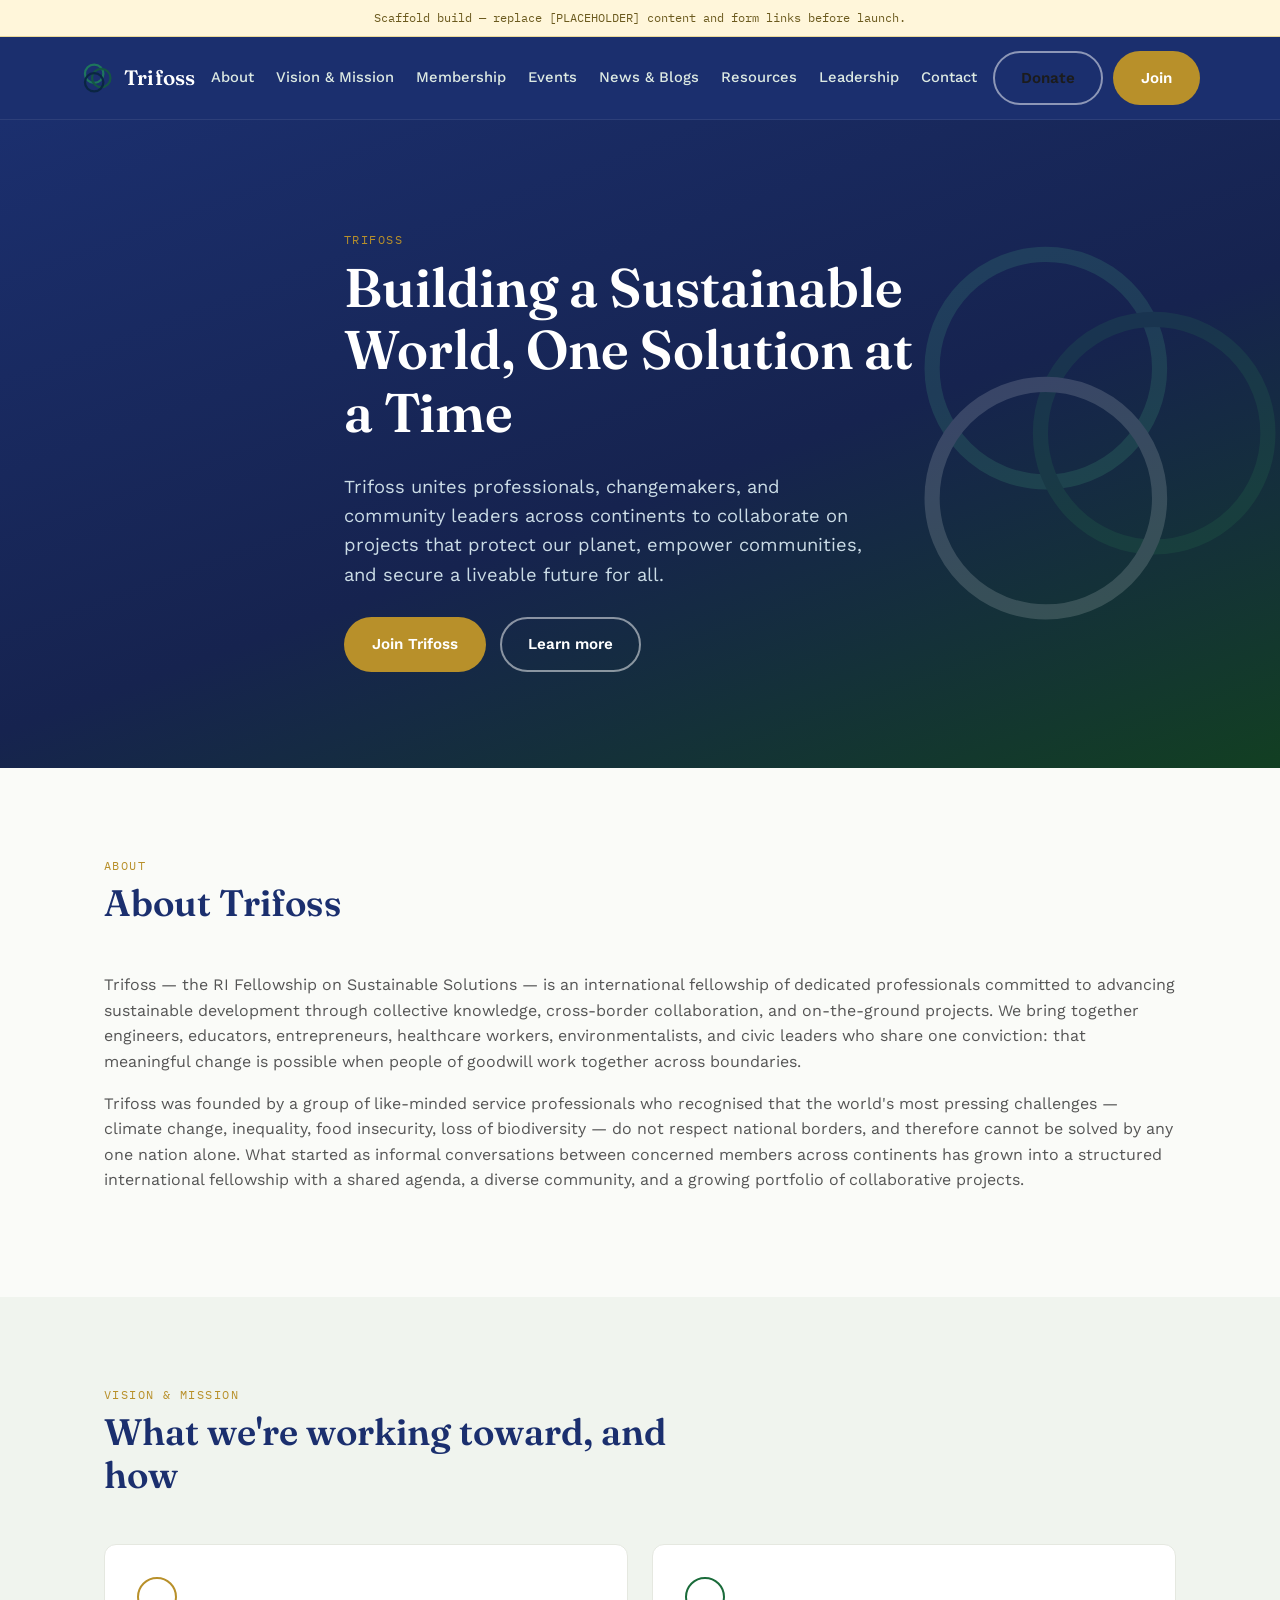
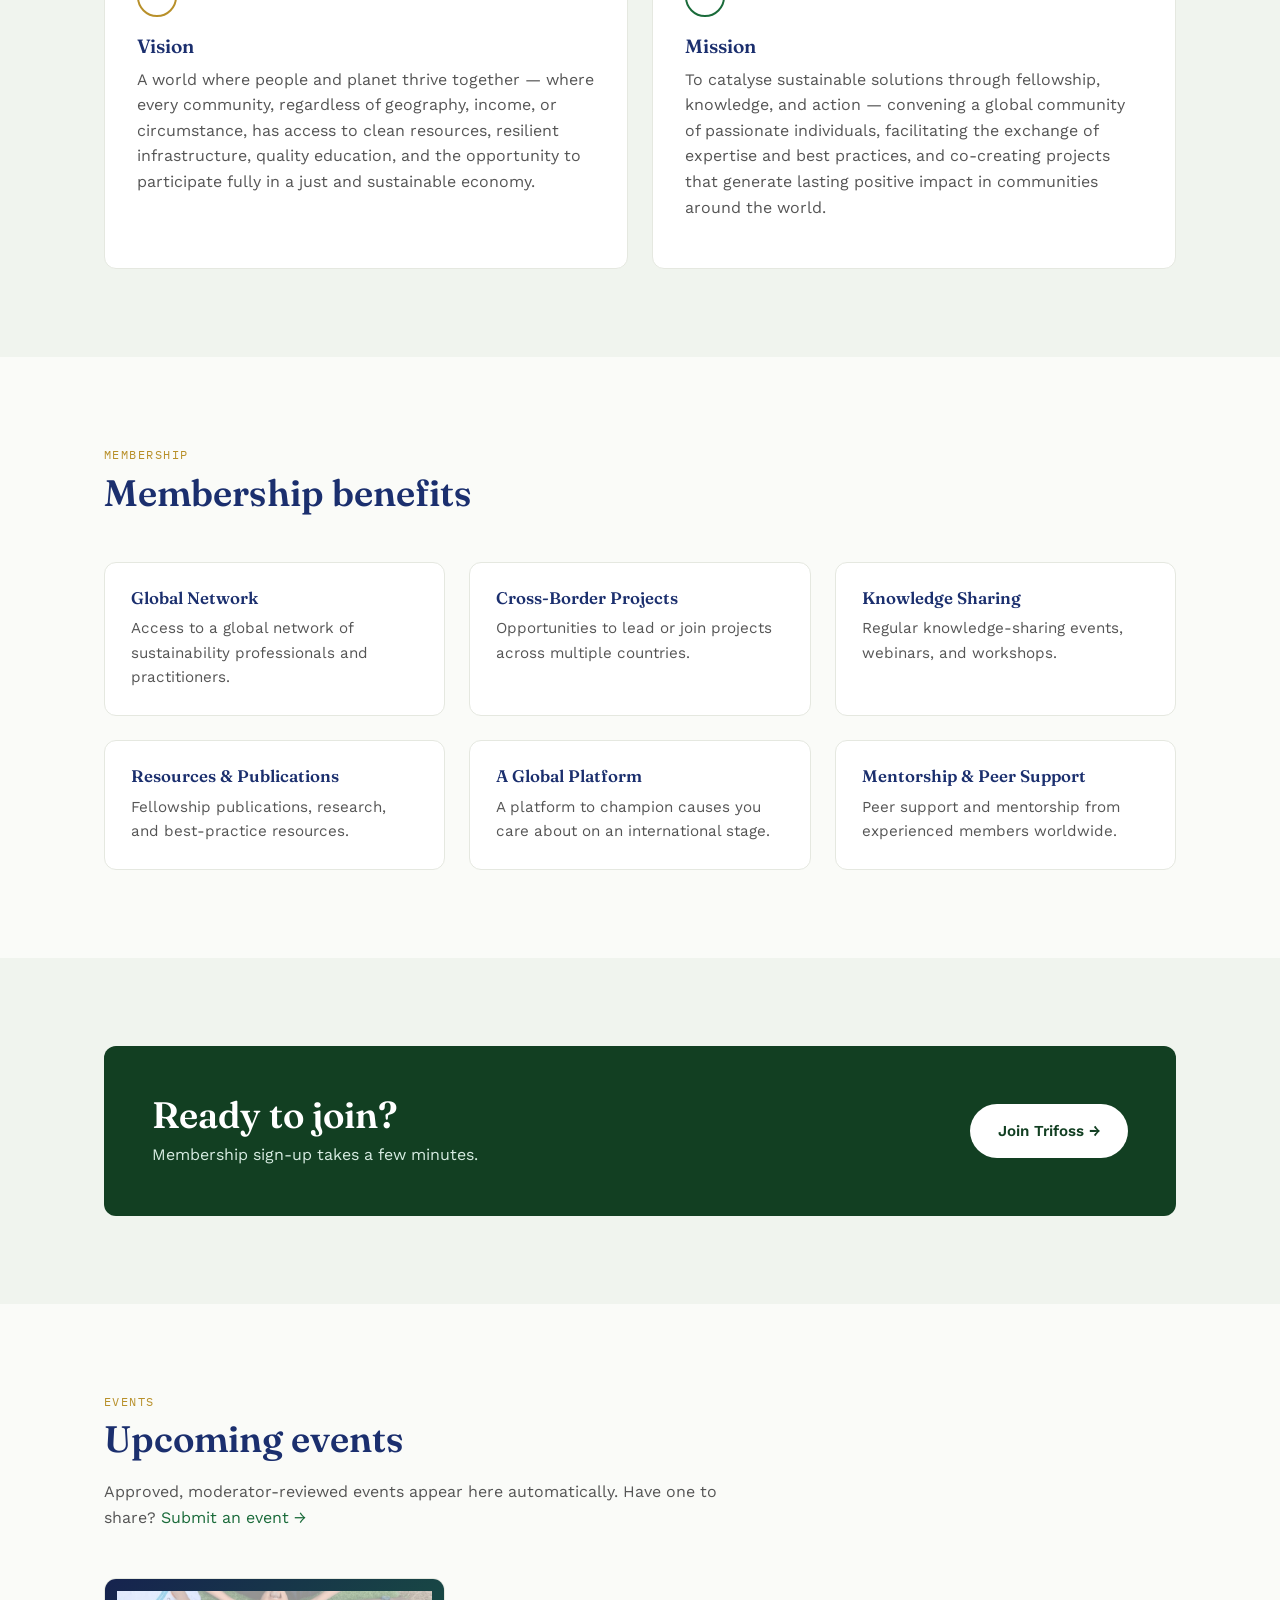
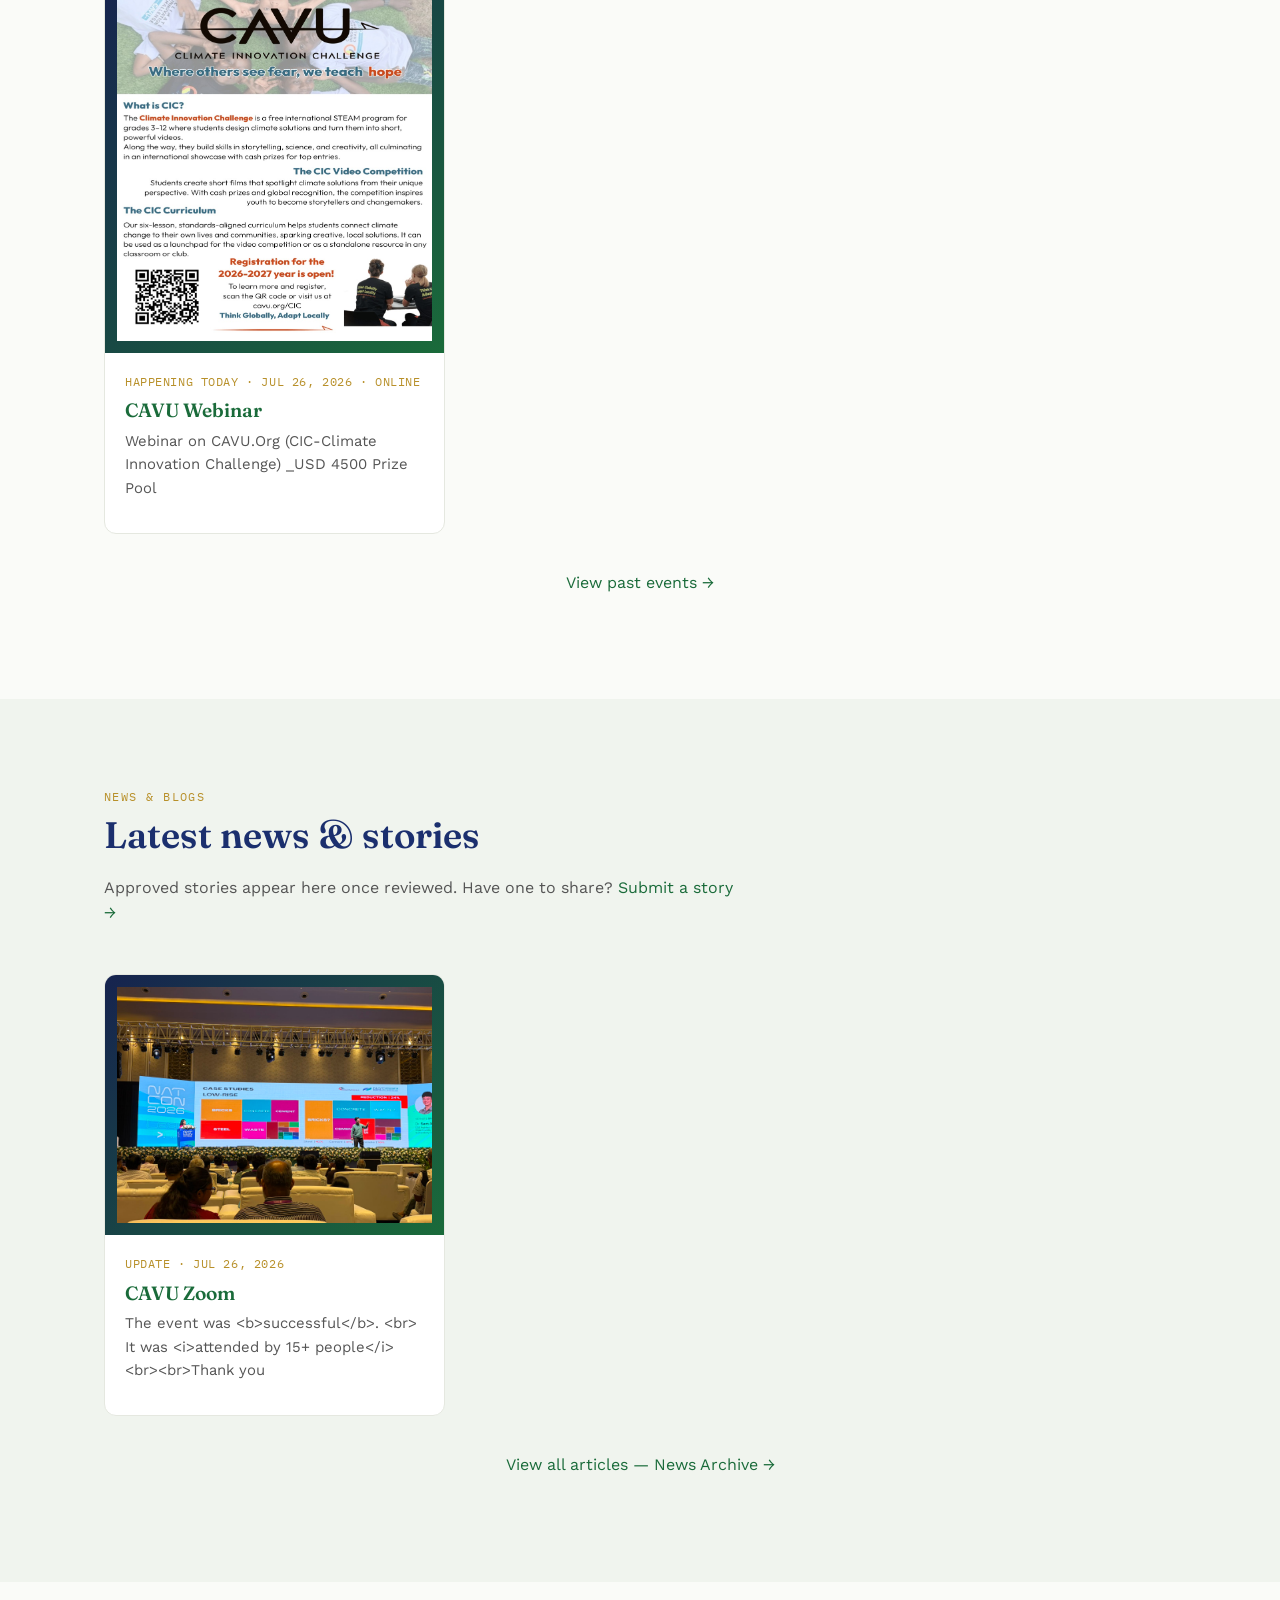
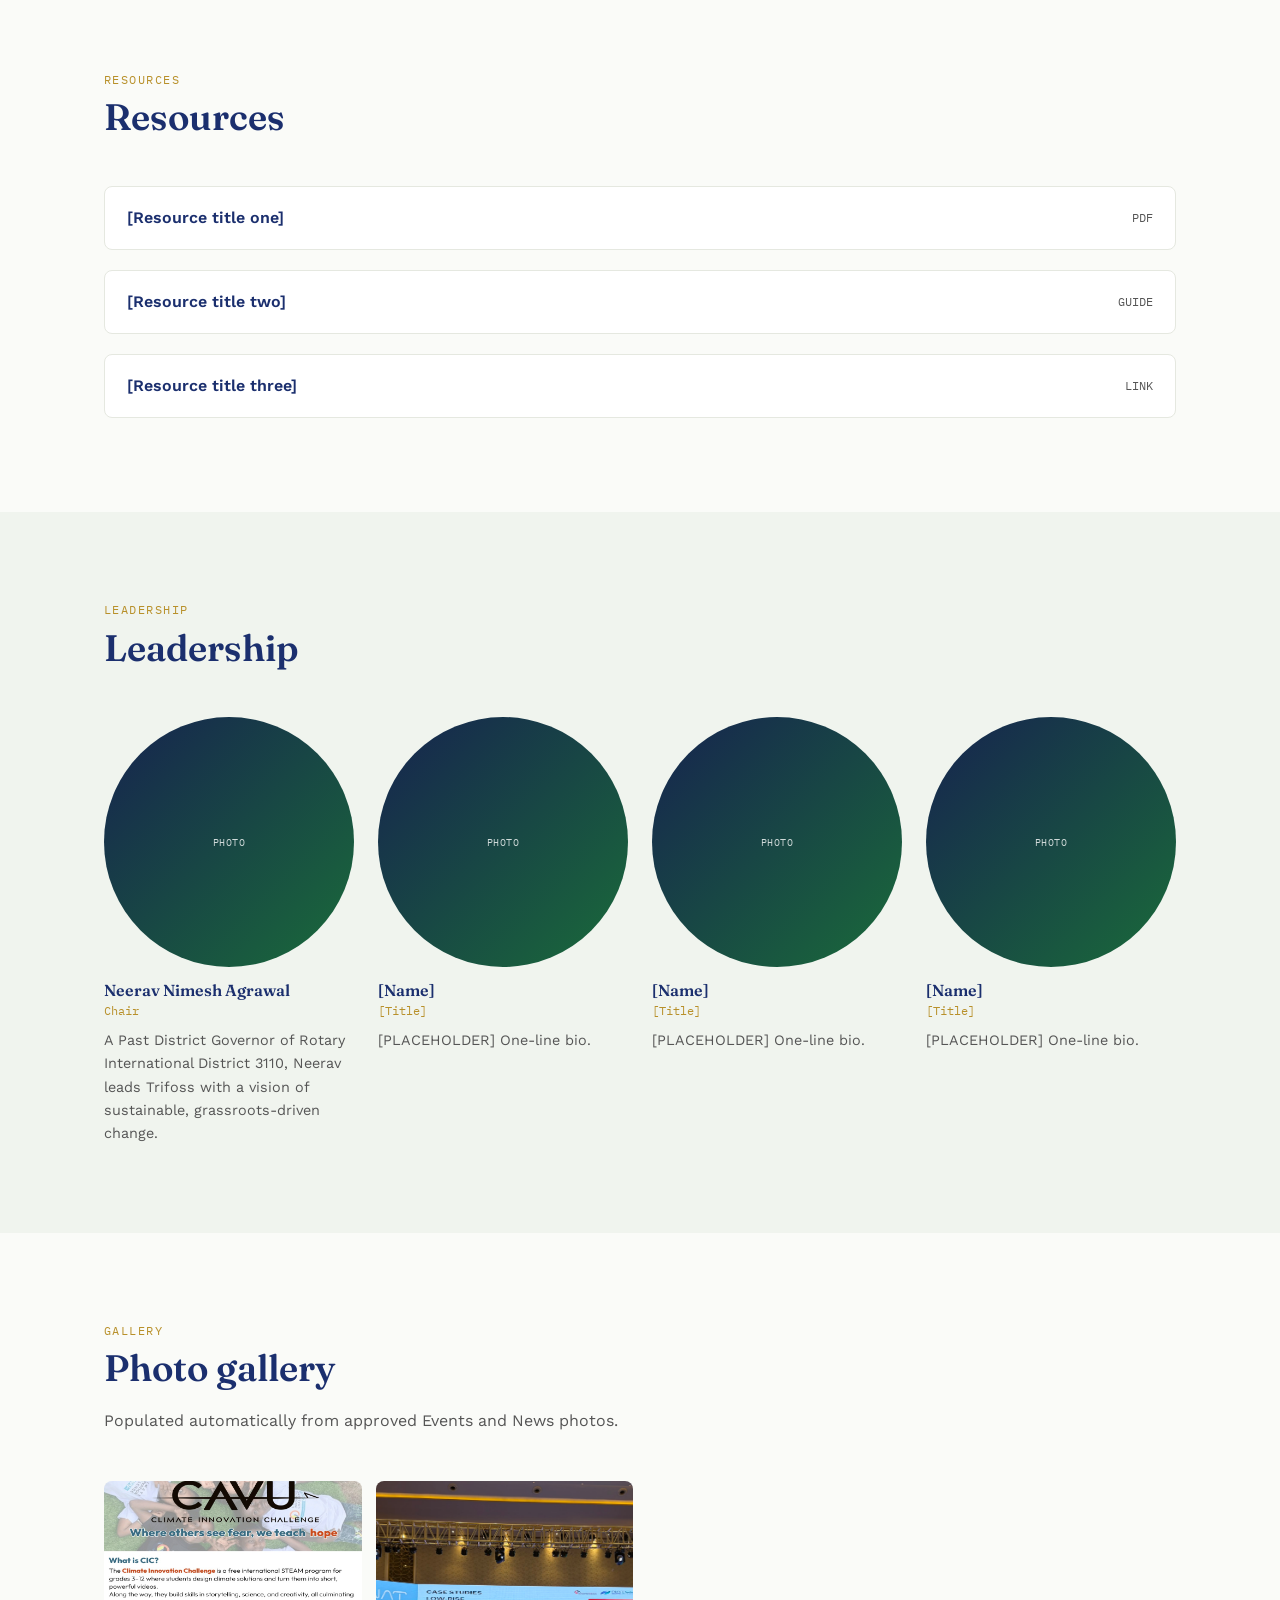
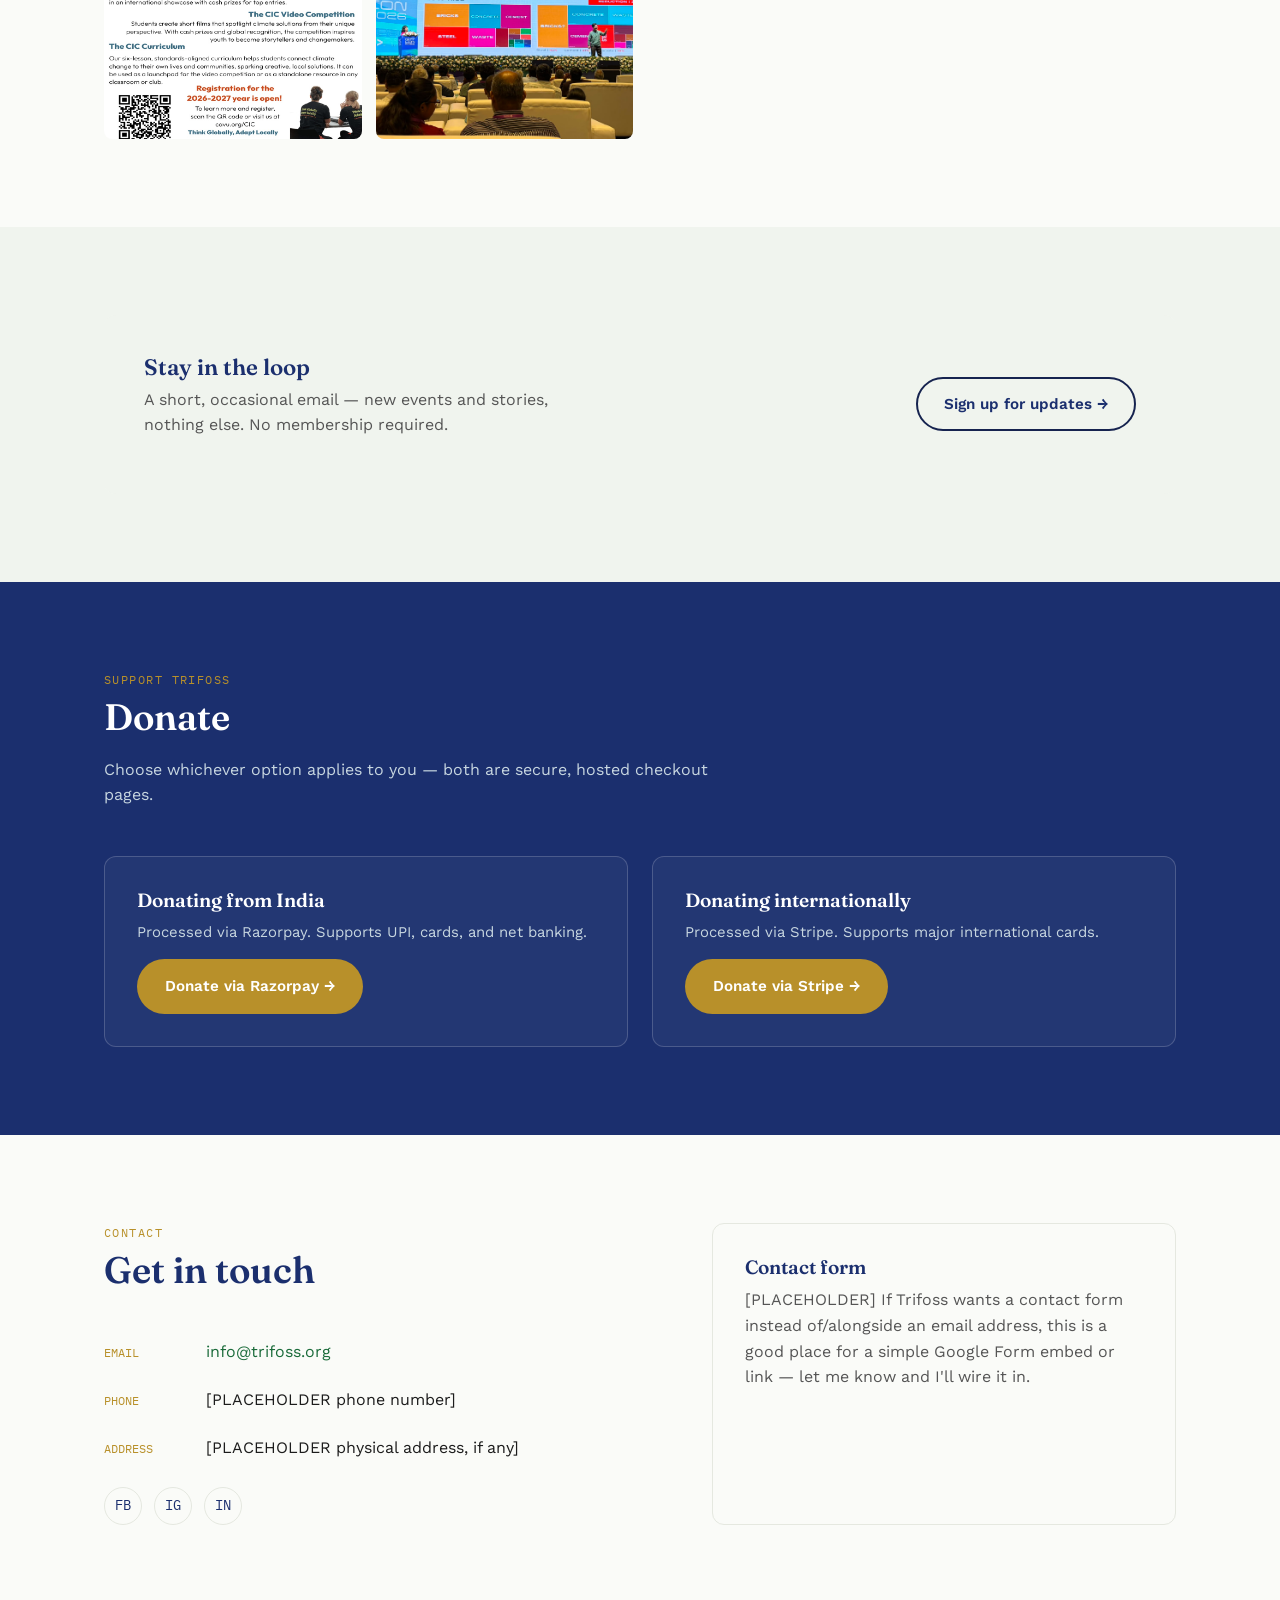
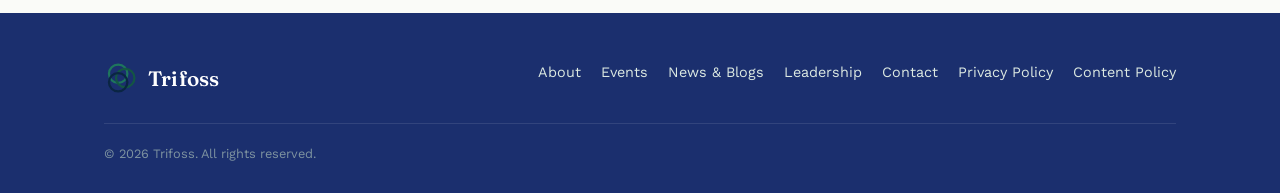
<file: index.html>
<!DOCTYPE html>
<html lang="en">
<head>
<meta charset="UTF-8">
<meta name="viewport" content="width=device-width, initial-scale=1.0">
<title>Trifoss — Home</title>
<meta name="description" content="Trifoss — the RI Fellowship on Sustainable Solutions — is an international fellowship advancing sustainable development through collaboration, cross-border projects, and shared expertise. Join, attend events, and get involved.">

<link rel="icon" type="image/svg+xml" href="assets/images/favicon.svg">
<link rel="preconnect" href="https://fonts.googleapis.com">
<link rel="preconnect" href="https://fonts.gstatic.com" crossorigin>
<link href="https://fonts.googleapis.com/css2?family=Fraunces:wght@400;600;700&family=Work+Sans:wght@400;500;600;700&family=IBM+Plex+Mono:wght@400;500&display=swap" rel="stylesheet">
<link rel="stylesheet" href="assets/css/styles.css">
</head>
<body>

<!-- This banner is only here during setup so editors can find the site quickly.
     Delete this <div> once real content/links replace the placeholders below. -->
<div class="build-note">Scaffold build — replace [PLACEHOLDER] content and form links before launch.</div>

<header class="site-header">
  <div class="wrap nav-inner">
    <a class="brand" href="#top">
      <img src="assets/images/logo.svg" alt="Trifoss emblem">
      <span>Trifoss</span>
    </a>

    <nav class="primary-nav" aria-label="Primary">
      <a href="#about">About</a>
      <a href="#vision-mission">Vision &amp; Mission</a>
      <a href="#benefits">Membership</a>
      <a href="#events">Events</a>
      <a href="#news">News &amp; Blogs</a>
      <a href="#resources">Resources</a>
      <a href="#leadership">Leadership</a>
      <a href="#contact">Contact</a>
    </nav>

    <div class="nav-ctas">
      <a class="btn btn-ghost" href="#donate">Donate</a>
      <!-- TODO: replace with real Google Form ABC1 link -->
      <a class="btn btn-primary" href="https://docs.google.com/forms/d/e/1FAIpQLScaWC2ee8tPj2reZBmIT4e-wrBkne_exa68A2llbVoh8Q8fHA/viewform" target="_blank" rel="noopener">Join</a>
      <button class="nav-toggle" aria-label="Toggle menu" aria-expanded="false">&#9776;</button>
    </div>
  </div>
</header>

<main id="top">

  <!-- ================= HERO ================= -->
  <section class="hero">
    <svg class="hero-emblem" viewBox="0 0 48 48" xmlns="http://www.w3.org/2000/svg">
      <circle cx="19" cy="17" r="10.5" fill="none" stroke="#4FBF8B" stroke-width="1.4"/>
      <circle cx="29" cy="23" r="10.5" fill="none" stroke="#2E8B57" stroke-width="1.4"/>
      <circle cx="19" cy="29" r="10.5" fill="none" stroke="#EDF3F1" stroke-width="1.4"/>
    </svg>
    <div class="wrap hero-inner">
      <span class="eyebrow">Trifoss</span>
      <h1>Building a Sustainable World, One Solution at a Time</h1>
      <p class="lede">Trifoss unites professionals, changemakers, and community leaders across continents to collaborate on projects that protect our planet, empower communities, and secure a liveable future for all.</p>
      <div class="hero-ctas">
        <a class="btn btn-primary" href="https://docs.google.com/forms/d/e/1FAIpQLScaWC2ee8tPj2reZBmIT4e-wrBkne_exa68A2llbVoh8Q8fHA/viewform" target="_blank" rel="noopener">Join Trifoss</a>
        <a class="btn btn-ghost" href="#about">Learn more</a>
      </div>
    </div>
  </section>

  <!-- ================= ABOUT ================= -->
  <section id="about">
    <div class="wrap">
      <div class="section-head">
        <span class="eyebrow">About</span>
        <h2>About Trifoss</h2>
      </div>
      <p>Trifoss — the RI Fellowship on Sustainable Solutions — is an international fellowship of dedicated professionals committed to advancing sustainable development through collective knowledge, cross-border collaboration, and on-the-ground projects. We bring together engineers, educators, entrepreneurs, healthcare workers, environmentalists, and civic leaders who share one conviction: that meaningful change is possible when people of goodwill work together across boundaries.</p>
      <p>Trifoss was founded by a group of like-minded service professionals who recognised that the world's most pressing challenges — climate change, inequality, food insecurity, loss of biodiversity — do not respect national borders, and therefore cannot be solved by any one nation alone. What started as informal conversations between concerned members across continents has grown into a structured international fellowship with a shared agenda, a diverse community, and a growing portfolio of collaborative projects.</p>
    </div>
  </section>

  <!-- ================= VISION & MISSION ================= -->
  <section id="vision-mission" class="tone-mist">
    <div class="wrap">
      <div class="section-head">
        <span class="eyebrow">Vision &amp; Mission</span>
        <h2>What we're working toward, and how</h2>
      </div>
      <div class="split-cards">
        <div class="card">
          <div class="card-mark"></div>
          <h3>Vision</h3>
          <p>A world where people and planet thrive together — where every community, regardless of geography, income, or circumstance, has access to clean resources, resilient infrastructure, quality education, and the opportunity to participate fully in a just and sustainable economy.</p>
        </div>
        <div class="card">
          <div class="card-mark"></div>
          <h3>Mission</h3>
          <p>To catalyse sustainable solutions through fellowship, knowledge, and action — convening a global community of passionate individuals, facilitating the exchange of expertise and best practices, and co-creating projects that generate lasting positive impact in communities around the world.</p>
        </div>
      </div>
    </div>
  </section>

  <!-- ================= MEMBERSHIP BENEFITS ================= -->
  <section id="benefits">
    <div class="wrap">
      <div class="section-head">
        <span class="eyebrow">Membership</span>
        <h2>Membership benefits</h2>
      </div>
      <div class="benefits-grid">
        <div class="benefit-item">
          <h3>Global Network</h3>
          <p>Access to a global network of sustainability professionals and practitioners.</p>
        </div>
        <div class="benefit-item">
          <h3>Cross-Border Projects</h3>
          <p>Opportunities to lead or join projects across multiple countries.</p>
        </div>
        <div class="benefit-item">
          <h3>Knowledge Sharing</h3>
          <p>Regular knowledge-sharing events, webinars, and workshops.</p>
        </div>
        <div class="benefit-item">
          <h3>Resources &amp; Publications</h3>
          <p>Fellowship publications, research, and best-practice resources.</p>
        </div>
        <div class="benefit-item">
          <h3>A Global Platform</h3>
          <p>A platform to champion causes you care about on an international stage.</p>
        </div>
        <div class="benefit-item">
          <h3>Mentorship &amp; Peer Support</h3>
          <p>Peer support and mentorship from experienced members worldwide.</p>
        </div>
      </div>
    </div>
  </section>

  <!-- ================= JOIN BANNER ================= -->
  <section class="tone-mist">
    <div class="wrap">
      <div class="join-banner">
        <div>
          <h2>Ready to join?</h2>
          <p>Membership sign-up takes a few minutes.</p>
        </div>
        <!-- TODO: replace with real Google Form ABC1 link -->
        <a class="btn btn-primary" href="https://docs.google.com/forms/d/e/1FAIpQLScaWC2ee8tPj2reZBmIT4e-wrBkne_exa68A2llbVoh8Q8fHA/viewform" target="_blank" rel="noopener">Join Trifoss →</a>
      </div>
    </div>
  </section>

  <!-- ================= EVENTS ================= -->
  <section id="events">
    <div class="wrap">
      <div class="section-head">
        <span class="eyebrow">Events</span>
        <h2>Upcoming events</h2>
        <p>Approved, moderator-reviewed events appear here automatically. Have one to share?
          <!-- TODO: replace with real Google Form ABC2 link -->
          <a href="content-policy.html">Submit an event →</a>
        </p>
      </div>

      <!-- These three tiles are placeholders until the build script runs for the first time
           and replaces everything between the BUILD:EVENTS markers below. -->
      <div class="card-grid">
        <!-- BUILD:EVENTS:START -->
<article class="tile">
          <div class="tile-image"><img src="assets/images/events/2026-07-26-cavu-webinar.jpg" alt="CAVU Webinar" style="width:100%;height:100%;object-fit:cover;"></div>
          <div class="tile-body">
            <span class="tile-meta">Happening today · Jul 26, 2026 · Online</span>
            <h3><a href="events/2026-07-26-cavu-webinar.html">CAVU Webinar</a></h3>
            <p>Webinar on CAVU.Org (CIC-Climate Innovation Challenge) _USD 4500 Prize Pool</p>
          </div>
        </article>
        <!-- BUILD:EVENTS:END -->
      </div>

      <p class="section-footer-link" style="text-align: center;">
        <!-- TODO: this link becomes real once the build pipeline generates the archive page -->
        <a href="events/past-events.html">View past events →</a>
      </p>
    </div>
  </section>

  <!-- ================= NEWS & BLOGS ================= -->
  <section id="news" class="tone-mist">
    <div class="wrap">
      <div class="section-head">
        <span class="eyebrow">News &amp; Blogs</span>
        <h2>Latest news &amp; stories</h2>
        <p>Approved stories appear here once reviewed. Have one to share?
          <!-- TODO: replace with real Google Form ABC3 link -->
          <a href="content-policy.html">Submit a story →</a>
        </p>
      </div>

      <!-- Placeholder tiles until the build script runs and replaces everything between
           the BUILD:NEWS markers below. -->
      <div class="card-grid">
        <!-- BUILD:NEWS:START -->
<article class="tile">
          <div class="tile-image"><img src="assets/images/news/2026-07-26-cavu-zoom.jpg" alt="CAVU Zoom" style="width:100%;height:100%;object-fit:cover;"></div>
          <div class="tile-body">
            <span class="tile-meta">Update · Jul 26, 2026</span>
            <h3><a href="news/2026-07-26-cavu-zoom.html">CAVU Zoom</a></h3>
            <p>The event was &lt;b&gt;successful&lt;/b&gt;. &lt;br&gt; It was &lt;i&gt;attended by 15+ people&lt;/i&gt; &lt;br&gt;&lt;br&gt;Thank you</p>
          </div>
        </article>
        <!-- BUILD:NEWS:END -->
      </div>

      <p class="section-footer-link" style="text-align: center;">
        <!-- TODO: this link becomes real once the build pipeline generates the archive page -->
        <a href="news/archive.html">View all articles — News Archive →</a>
      </p>
    </div>
  </section>

  <!-- ================= RESOURCES ================= -->
  <section id="resources">
    <div class="wrap">
      <div class="section-head">
        <span class="eyebrow">Resources</span>
        <h2>Resources</h2>
      </div>
      <!-- TODO: replace with real resource links/files -->
      <ul class="resource-list">
        <li><span class="r-title">[Resource title one]</span><span class="r-type">PDF</span></li>
        <li><span class="r-title">[Resource title two]</span><span class="r-type">Guide</span></li>
        <li><span class="r-title">[Resource title three]</span><span class="r-type">Link</span></li>
      </ul>
    </div>
  </section>

  <!-- ================= LEADERSHIP ================= -->
  <section id="leadership" class="tone-mist">
    <div class="wrap">
      <div class="section-head">
        <span class="eyebrow">Leadership</span>
        <h2>Leadership</h2>
      </div>
      <!-- TODO: replace with real names, titles, bios, photos -->
      <div class="people-grid">
        <div class="person">
          <div class="person-photo">Photo</div>
          <h3>Neerav Nimesh Agrawal</h3>
          <span class="role">Chair</span>
          <p>A Past District Governor of Rotary International District 3110, Neerav leads Trifoss with a vision of sustainable, grassroots-driven change.</p>
        </div>
        <div class="person">
          <div class="person-photo">Photo</div>
          <h3>[Name]</h3>
          <span class="role">[Title]</span>
          <p>[PLACEHOLDER] One-line bio.</p>
        </div>
        <div class="person">
          <div class="person-photo">Photo</div>
          <h3>[Name]</h3>
          <span class="role">[Title]</span>
          <p>[PLACEHOLDER] One-line bio.</p>
        </div>
        <div class="person">
          <div class="person-photo">Photo</div>
          <h3>[Name]</h3>
          <span class="role">[Title]</span>
          <p>[PLACEHOLDER] One-line bio.</p>
        </div>
      </div>
    </div>
  </section>

  <!-- ================= GALLERY ================= -->
  <section id="gallery">
    <div class="wrap">
      <div class="section-head">
        <span class="eyebrow">Gallery</span>
        <h2>Photo gallery</h2>
        <p>Populated automatically from approved Events and News photos.</p>
      </div>
      <div class="gallery-grid">
        <!-- BUILD:GALLERY:START -->
<a class="gallery-tile lightbox-trigger" href="events/2026-07-26-cavu-webinar.html" data-caption="CAVU Webinar" style="display:block;background-image:url('assets/images/events/2026-07-26-cavu-webinar.jpg');background-size:cover;background-position:center;"></a>
        <a class="gallery-tile lightbox-trigger" href="news/2026-07-26-cavu-zoom.html" data-caption="CAVU Zoom" style="display:block;background-image:url('assets/images/news/2026-07-26-cavu-zoom.jpg');background-size:cover;background-position:center;"></a>
        <!-- BUILD:GALLERY:END -->
      </div>
    </div>
  </section>

  <!-- ================= NEWSLETTER ================= -->
  <section class="tone-mist">
    <div class="wrap">
      <div class="newsletter-box">
        <div class="copy">
          <h2>Stay in the loop</h2>
          <p>A short, occasional email — new events and stories, nothing else. No membership required.</p>
        </div>
        <!-- TODO: replace with real newsletter Google Form link -->
        <a class="btn btn-outline-dark" href="https://docs.google.com/forms/d/e/1FAIpQLSegAnQApPgpfEfUcz9GwnuCAS2nMnRDVjIbdOLnEpG_M0UoZg/viewform" target="_blank" rel="noopener">Sign up for updates →</a>
      </div>
    </div>
  </section>

  <!-- ================= DONATE ================= -->
  <section id="donate" class="tone-navy">
    <div class="wrap">
      <div class="section-head">
        <span class="eyebrow">Support Trifoss</span>
        <h2>Donate</h2>
        <p>Choose whichever option applies to you — both are secure, hosted checkout pages.</p>
      </div>
      <div class="donate-grid">
        <div class="donate-card">
          <h3>Donating from India</h3>
          <p>Processed via Razorpay. Supports UPI, cards, and net banking.</p>
          <!-- TODO: replace with real Razorpay payment page link -->
          <a class="btn btn-primary" href="#" >Donate via Razorpay →</a>
        </div>
        <div class="donate-card">
          <h3>Donating internationally</h3>
          <p>Processed via Stripe. Supports major international cards.</p>
          <!-- TODO: replace with real Stripe payment link -->
          <a class="btn btn-primary" href="#">Donate via Stripe →</a>
        </div>
      </div>
    </div>
  </section>

  <!-- ================= CONTACT ================= -->
  <section id="contact">
    <div class="wrap contact-grid">
      <div>
        <div class="section-head">
          <span class="eyebrow">Contact</span>
          <h2>Get in touch</h2>
        </div>
        <ul class="contact-list">
          <li><span class="label">Email</span><a href="mailto:info@trifoss.org">info@trifoss.org</a></li>
          <li><span class="label">Phone</span><span>[PLACEHOLDER phone number]</span></li>
          <li><span class="label">Address</span><span>[PLACEHOLDER physical address, if any]</span></li>
        </ul>
        <div class="social-row">
          <!-- TODO: replace # with real social links -->
          <a href="#" aria-label="Facebook">FB</a>
          <a href="#" aria-label="Instagram">IG</a>
          <a href="#" aria-label="LinkedIn">IN</a>
        </div>
      </div>
      <div class="card">
        <h3>Contact form</h3>
        <p>[PLACEHOLDER] If Trifoss wants a contact form instead of/alongside an email address, this is a good place for a simple Google Form embed or link — let me know and I'll wire it in.</p>
      </div>
    </div>
  </section>

</main>

<footer class="site-footer">
  <div class="wrap">
    <div class="footer-grid">
      <div class="brand">
        <img src="assets/images/logo.svg" alt="Trifoss emblem">
        <span>Trifoss</span>
      </div>
      <div class="footer-links">
        <a href="#about">About</a>
        <a href="#events">Events</a>
        <a href="#news">News &amp; Blogs</a>
        <a href="#leadership">Leadership</a>
        <a href="#contact">Contact</a>
        <a href="privacy-policy.html">Privacy Policy</a>
        <a href="content-policy.html">Content Policy</a>
      </div>
    </div>
    <div class="footer-bottom">
      &copy; <span id="year"></span> Trifoss. All rights reserved.
    </div>
  </div>
</footer>

<script src="assets/js/main.js"></script>
<script>document.getElementById('year').textContent = new Date().getFullYear();</script>
</body>
</html>
</file>
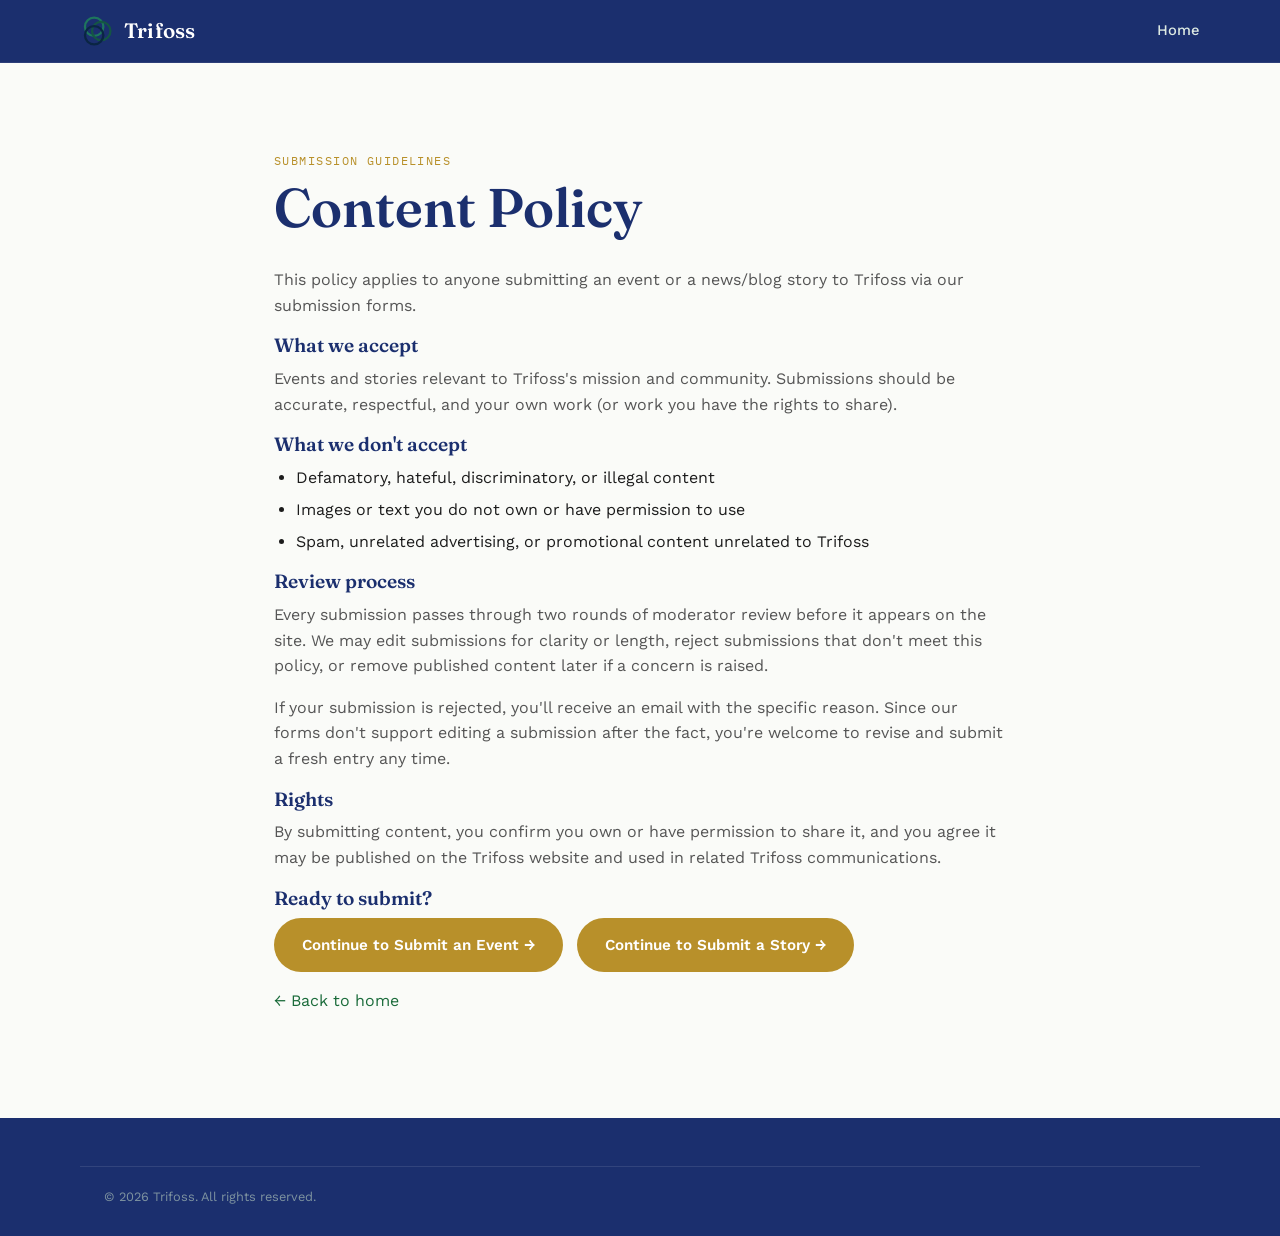
<file: content-policy.html>
<!DOCTYPE html>
<html lang="en">
<head>
<meta charset="UTF-8">
<meta name="viewport" content="width=device-width, initial-scale=1.0">
<title>Content Policy — Trifoss</title>
<link rel="icon" type="image/svg+xml" href="assets/images/favicon.svg">
<link rel="preconnect" href="https://fonts.googleapis.com">
<link href="https://fonts.googleapis.com/css2?family=Fraunces:wght@400;600;700&family=Work+Sans:wght@400;500;600;700&family=IBM+Plex+Mono:wght@400;500&display=swap" rel="stylesheet">
<link rel="stylesheet" href="assets/css/styles.css">
</head>
<body>

<header class="site-header">
  <div class="wrap nav-inner">
    <a class="brand" href="index.html">
      <img src="assets/images/logo.svg" alt="Trifoss emblem">
      <span>Trifoss</span>
    </a>
    <nav class="primary-nav" aria-label="Primary">
      <a href="index.html">Home</a>
    </nav>
  </div>
</header>

<main>
  <section>
    <div class="wrap" style="max-width: 780px;">
      <span class="eyebrow">Submission guidelines</span>
      <h1>Content Policy</h1>
      <p>This policy applies to anyone submitting an event or a news/blog story to Trifoss via our submission forms.</p>

      <h3>What we accept</h3>
      <p>Events and stories relevant to Trifoss's mission and community. Submissions should be accurate, respectful, and your own work (or work you have the rights to share).</p>

      <h3>What we don't accept</h3>
      <ul>
        <li>Defamatory, hateful, discriminatory, or illegal content</li>
        <li>Images or text you do not own or have permission to use</li>
        <li>Spam, unrelated advertising, or promotional content unrelated to Trifoss</li>
      </ul>

      <h3>Review process</h3>
      <p>Every submission passes through two rounds of moderator review before it appears on the site. We may edit submissions for clarity or length, reject submissions that don't meet this policy, or remove published content later if a concern is raised.</p>
      <p>If your submission is rejected, you'll receive an email with the specific reason. Since our forms don't support editing a submission after the fact, you're welcome to revise and submit a fresh entry any time.</p>

      <h3>Rights</h3>
      <p>By submitting content, you confirm you own or have permission to share it, and you agree it may be published on the Trifoss website and used in related Trifoss communications.</p>

      <h3>Ready to submit?</h3>
      <p style="display: flex; gap: 14px; flex-wrap: wrap;">
        <a class="btn btn-primary" href="https://docs.google.com/forms/d/e/1FAIpQLSeHAcuIgdaCUx2pg2HE9Y5-T2iT-zu6yn7jvXffrV--PZ3Wzw/viewform" target="_blank" rel="noopener">Continue to Submit an Event →</a>
        <a class="btn btn-primary" href="https://docs.google.com/forms/d/e/1FAIpQLSeixN8uPAdDhEbSgLF8y0JpcAUPTpKf6lKBY6-9jUWh1yEDoA/viewform" target="_blank" rel="noopener">Continue to Submit a Story →</a>
      </p>

      <p><a href="index.html">&larr; Back to home</a></p>
    </div>
  </section>
</main>

<footer class="site-footer">
  <div class="wrap footer-bottom">
    &copy; <span id="year"></span> Trifoss. All rights reserved.
  </div>
</footer>
<script>document.getElementById('year').textContent = new Date().getFullYear();</script>
</body>
</html>
</file>
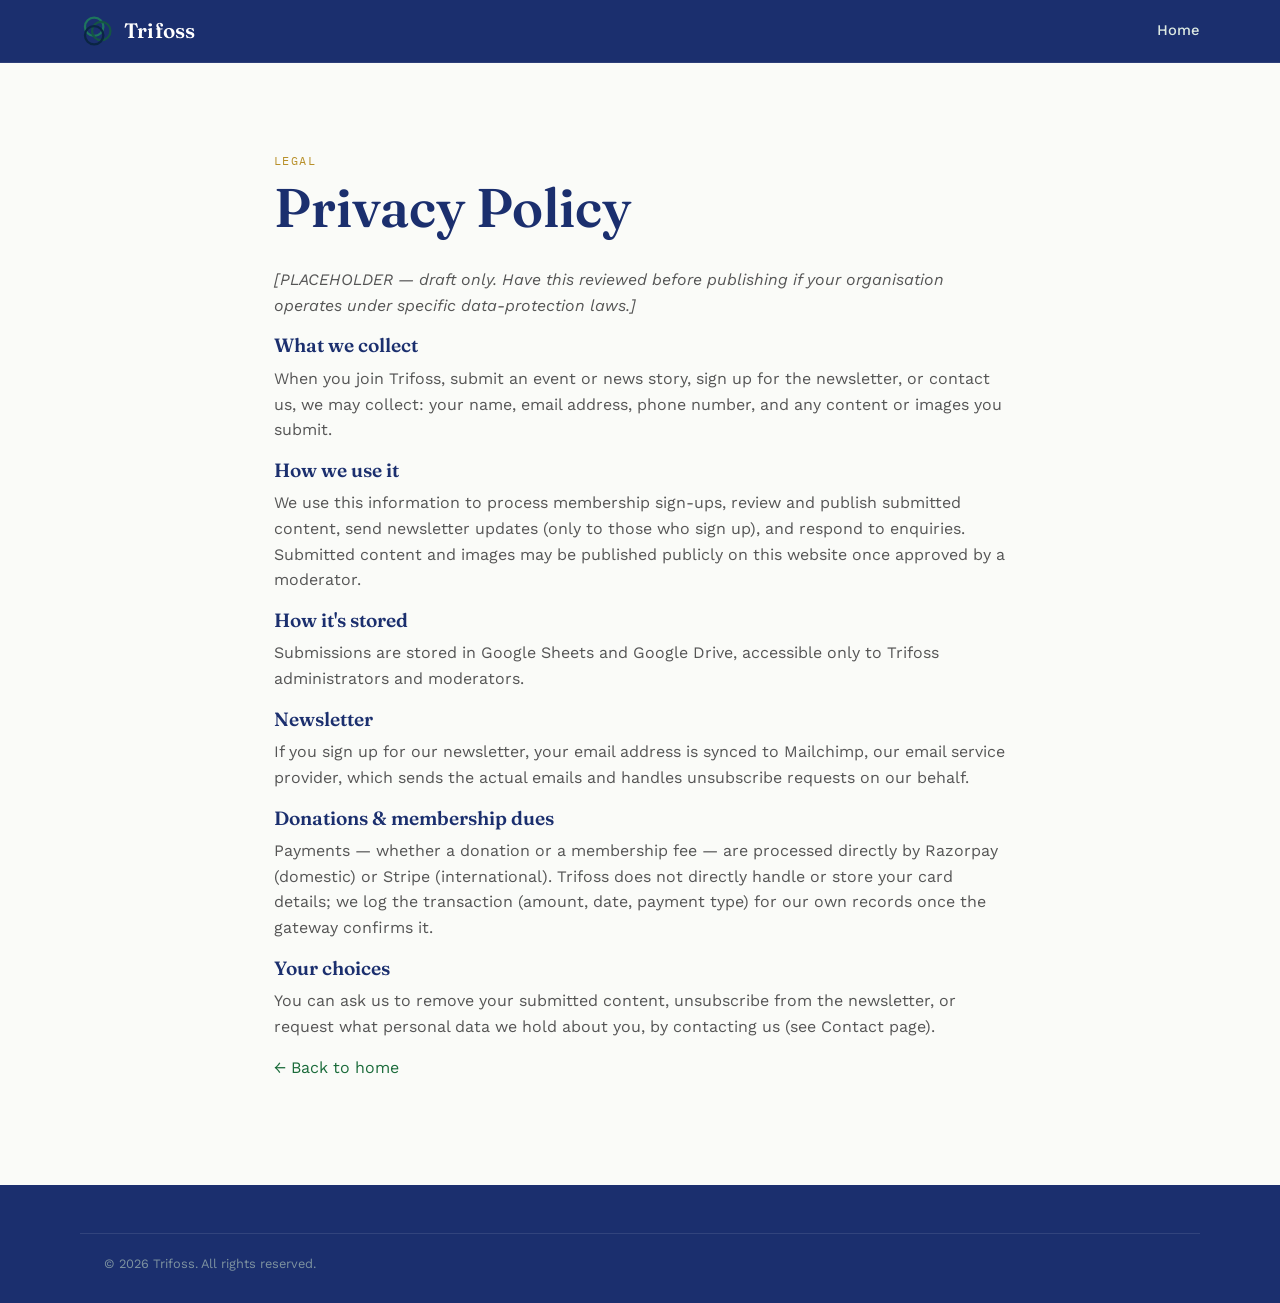
<file: privacy-policy.html>
<!DOCTYPE html>
<html lang="en">
<head>
<meta charset="UTF-8">
<meta name="viewport" content="width=device-width, initial-scale=1.0">
<title>Privacy Policy — Trifoss</title>
<link rel="icon" type="image/svg+xml" href="assets/images/favicon.svg">
<link rel="preconnect" href="https://fonts.googleapis.com">
<link href="https://fonts.googleapis.com/css2?family=Fraunces:wght@400;600;700&family=Work+Sans:wght@400;500;600;700&family=IBM+Plex+Mono:wght@400;500&display=swap" rel="stylesheet">
<link rel="stylesheet" href="assets/css/styles.css">
</head>
<body>

<header class="site-header">
  <div class="wrap nav-inner">
    <a class="brand" href="index.html">
      <img src="assets/images/logo.svg" alt="Trifoss emblem">
      <span>Trifoss</span>
    </a>
    <nav class="primary-nav" aria-label="Primary">
      <a href="index.html">Home</a>
    </nav>
  </div>
</header>

<main>
  <section>
    <div class="wrap" style="max-width: 780px;">
      <span class="eyebrow">Legal</span>
      <h1>Privacy Policy</h1>
      <p><em>[PLACEHOLDER — draft only. Have this reviewed before publishing if your organisation operates under specific data-protection laws.]</em></p>

      <h3>What we collect</h3>
      <p>When you join Trifoss, submit an event or news story, sign up for the newsletter, or contact us, we may collect: your name, email address, phone number, and any content or images you submit.</p>

      <h3>How we use it</h3>
      <p>We use this information to process membership sign-ups, review and publish submitted content, send newsletter updates (only to those who sign up), and respond to enquiries. Submitted content and images may be published publicly on this website once approved by a moderator.</p>

      <h3>How it's stored</h3>
      <p>Submissions are stored in Google Sheets and Google Drive, accessible only to Trifoss administrators and moderators.</p>

      <h3>Newsletter</h3>
      <p>If you sign up for our newsletter, your email address is synced to Mailchimp, our email service provider, which sends the actual emails and handles unsubscribe requests on our behalf.</p>

      <h3>Donations &amp; membership dues</h3>
      <p>Payments — whether a donation or a membership fee — are processed directly by Razorpay (domestic) or Stripe (international). Trifoss does not directly handle or store your card details; we log the transaction (amount, date, payment type) for our own records once the gateway confirms it.</p>

      <h3>Your choices</h3>
      <p>You can ask us to remove your submitted content, unsubscribe from the newsletter, or request what personal data we hold about you, by contacting us (see Contact page).</p>

      <p><a href="index.html">&larr; Back to home</a></p>
    </div>
  </section>
</main>

<footer class="site-footer">
  <div class="wrap footer-bottom">
    &copy; <span id="year"></span> Trifoss. All rights reserved.
  </div>
</footer>
<script>document.getElementById('year').textContent = new Date().getFullYear();</script>
</body>
</html>
</file>
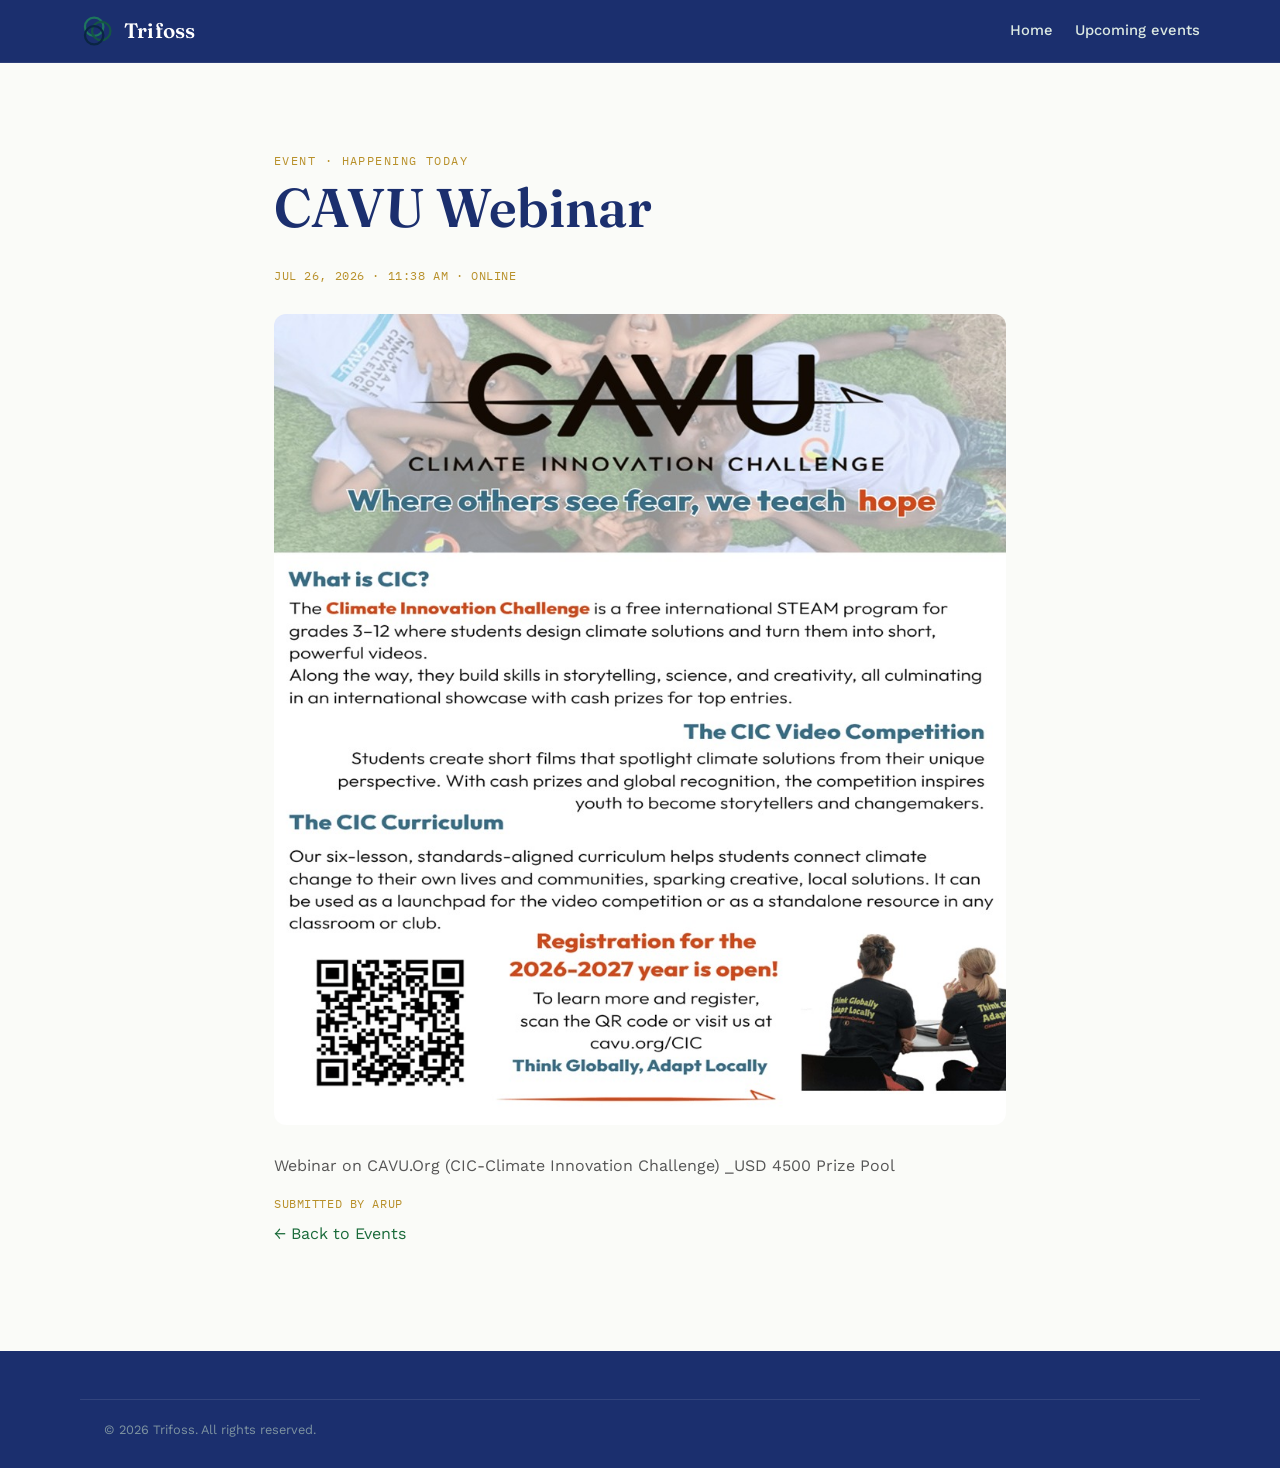
<file: events/2026-07-26-cavu-webinar.html>
<!DOCTYPE html>
<html lang="en">
<head>
<meta charset="UTF-8">
<meta name="viewport" content="width=device-width, initial-scale=1.0">
<title>CAVU Webinar — Trifoss</title>
<meta name="description" content="Webinar on CAVU.Org (CIC-Climate Innovation Challenge) _USD 4500 Prize Pool">
<meta property="og:title" content="CAVU Webinar">
<meta property="og:description" content="Webinar on CAVU.Org (CIC-Climate Innovation Challenge) _USD 4500 Prize Pool">
<meta property="og:type" content="article">
<meta property="og:image" content="https://inbuckstopshere.github.io/trifoss-website/assets/images/events/2026-07-26-cavu-webinar.jpg">
<link rel="icon" type="image/svg+xml" href="../assets/images/favicon.svg">
<link rel="preconnect" href="https://fonts.googleapis.com">
<link rel="preconnect" href="https://fonts.gstatic.com" crossorigin>
<link href="https://fonts.googleapis.com/css2?family=Fraunces:wght@400;600;700&family=Work+Sans:wght@400;500;600;700&family=IBM+Plex+Mono:wght@400;500&display=swap" rel="stylesheet">
<link rel="stylesheet" href="../assets/css/styles.css">
</head>
<body>
<header class="site-header">
  <div class="wrap nav-inner">
    <a class="brand" href="../index.html">
      <img src="../assets/images/logo.svg" alt="Trifoss emblem">
      <span>Trifoss</span>
    </a>
    <nav class="primary-nav" aria-label="Primary">
      <a href="../index.html">Home</a>
      <a href="../index.html#events">Upcoming events</a>
    </nav>
  </div>
</header>
<main>
  <section>
    <div class="wrap" style="max-width: 780px;">
      <span class="eyebrow">Event · Happening today</span>
      <h1>CAVU Webinar</h1>
      <p class="tile-meta">Jul 26, 2026 · 11:38 AM · Online</p>
      <img src="../assets/images/events/2026-07-26-cavu-webinar.jpg" alt="CAVU Webinar" style="width:100%;border-radius:12px;margin:20px 0;">
      <p>Webinar on CAVU.Org (CIC-Climate Innovation Challenge) _USD 4500 Prize Pool</p>
      <p class="tile-meta">Submitted by Arup</p>
      
      <p><a href="../index.html#events">&larr; Back to Events</a></p>
    </div>
  </section>
</main>
<footer class="site-footer">
  <div class="wrap footer-bottom">
    &copy; <span id="year"></span> Trifoss. All rights reserved.
  </div>
</footer>
<script>document.getElementById('year').textContent = new Date().getFullYear();</script>
</body>
</html>
</file>
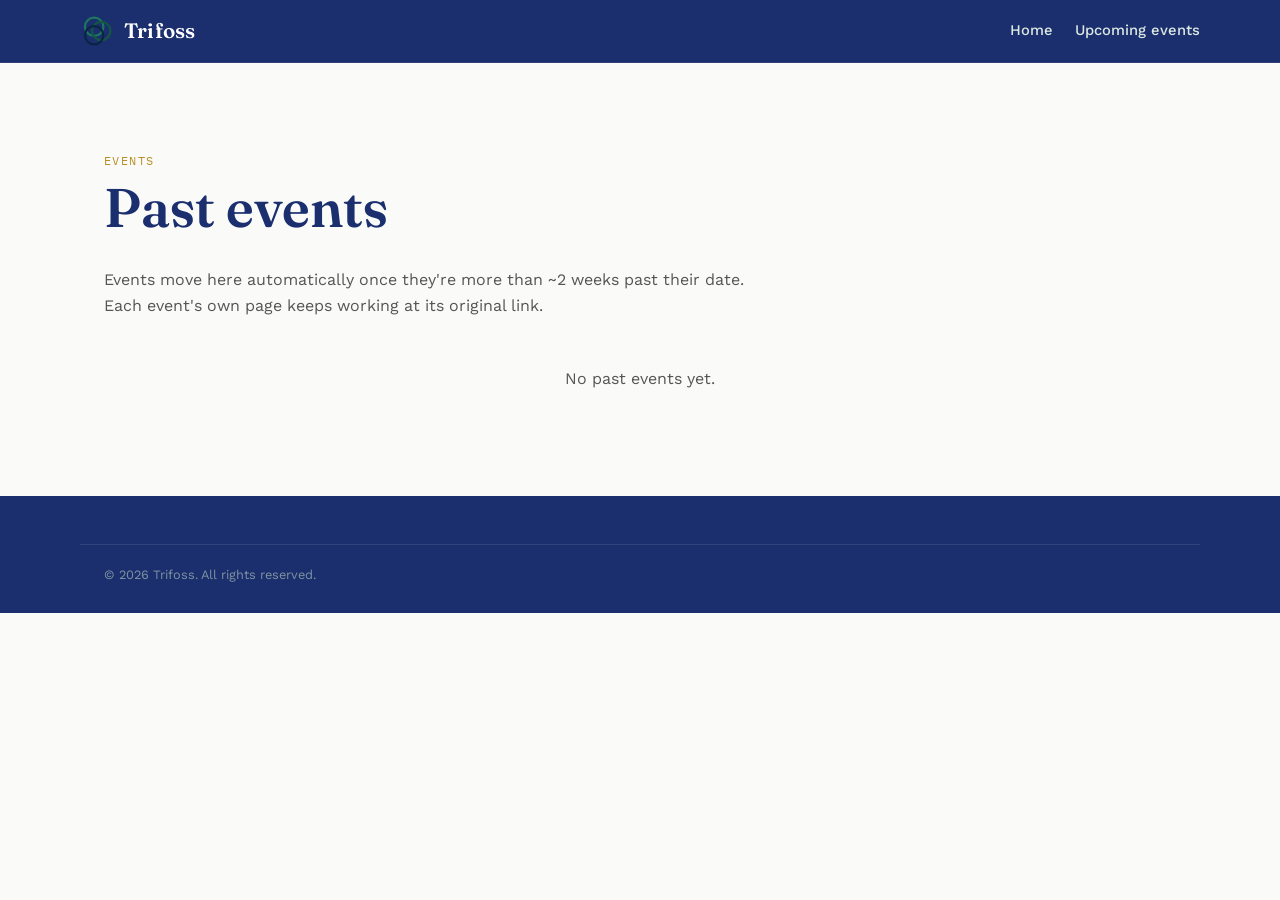
<file: events/past-events.html>
<!DOCTYPE html>
<html lang="en">
<head>
<meta charset="UTF-8">
<meta name="viewport" content="width=device-width, initial-scale=1.0">
<title>Past Events — Trifoss</title>
<meta name="description" content="Events move here automatically once they're more than ~2 weeks past their date. Each event's own page keeps working at its original link.">
<link rel="icon" type="image/svg+xml" href="../assets/images/favicon.svg">
<link rel="preconnect" href="https://fonts.googleapis.com">
<link rel="preconnect" href="https://fonts.gstatic.com" crossorigin>
<link href="https://fonts.googleapis.com/css2?family=Fraunces:wght@400;600;700&family=Work+Sans:wght@400;500;600;700&family=IBM+Plex+Mono:wght@400;500&display=swap" rel="stylesheet">
<link rel="stylesheet" href="../assets/css/styles.css">
</head>
<body>

<header class="site-header">
  <div class="wrap nav-inner">
    <a class="brand" href="../index.html">
      <img src="../assets/images/logo.svg" alt="Trifoss emblem">
      <span>Trifoss</span>
    </a>
    <nav class="primary-nav" aria-label="Primary">
      <a href="../index.html">Home</a>
      <a href="../index.html#events">Upcoming events</a>
    </nav>
  </div>
</header>

<main>
  <section>
    <div class="wrap">
      <div class="section-head">
        <span class="eyebrow">Events</span>
        <h1>Past events</h1>
        <p>Events move here automatically once they're more than ~2 weeks past their date. Each event's own page keeps working at its original link.</p>
      </div>

      <div class="card-grid">
        <p style="grid-column: 1 / -1; text-align: center; color: var(--ink-soft);">No past events yet.</p>
      </div>
    </div>
  </section>
</main>

<footer class="site-footer">
  <div class="wrap footer-bottom">
    &copy; <span id="year"></span> Trifoss. All rights reserved.
  </div>
</footer>
<script>document.getElementById('year').textContent = new Date().getFullYear();</script>
</body>
</html>
</file>
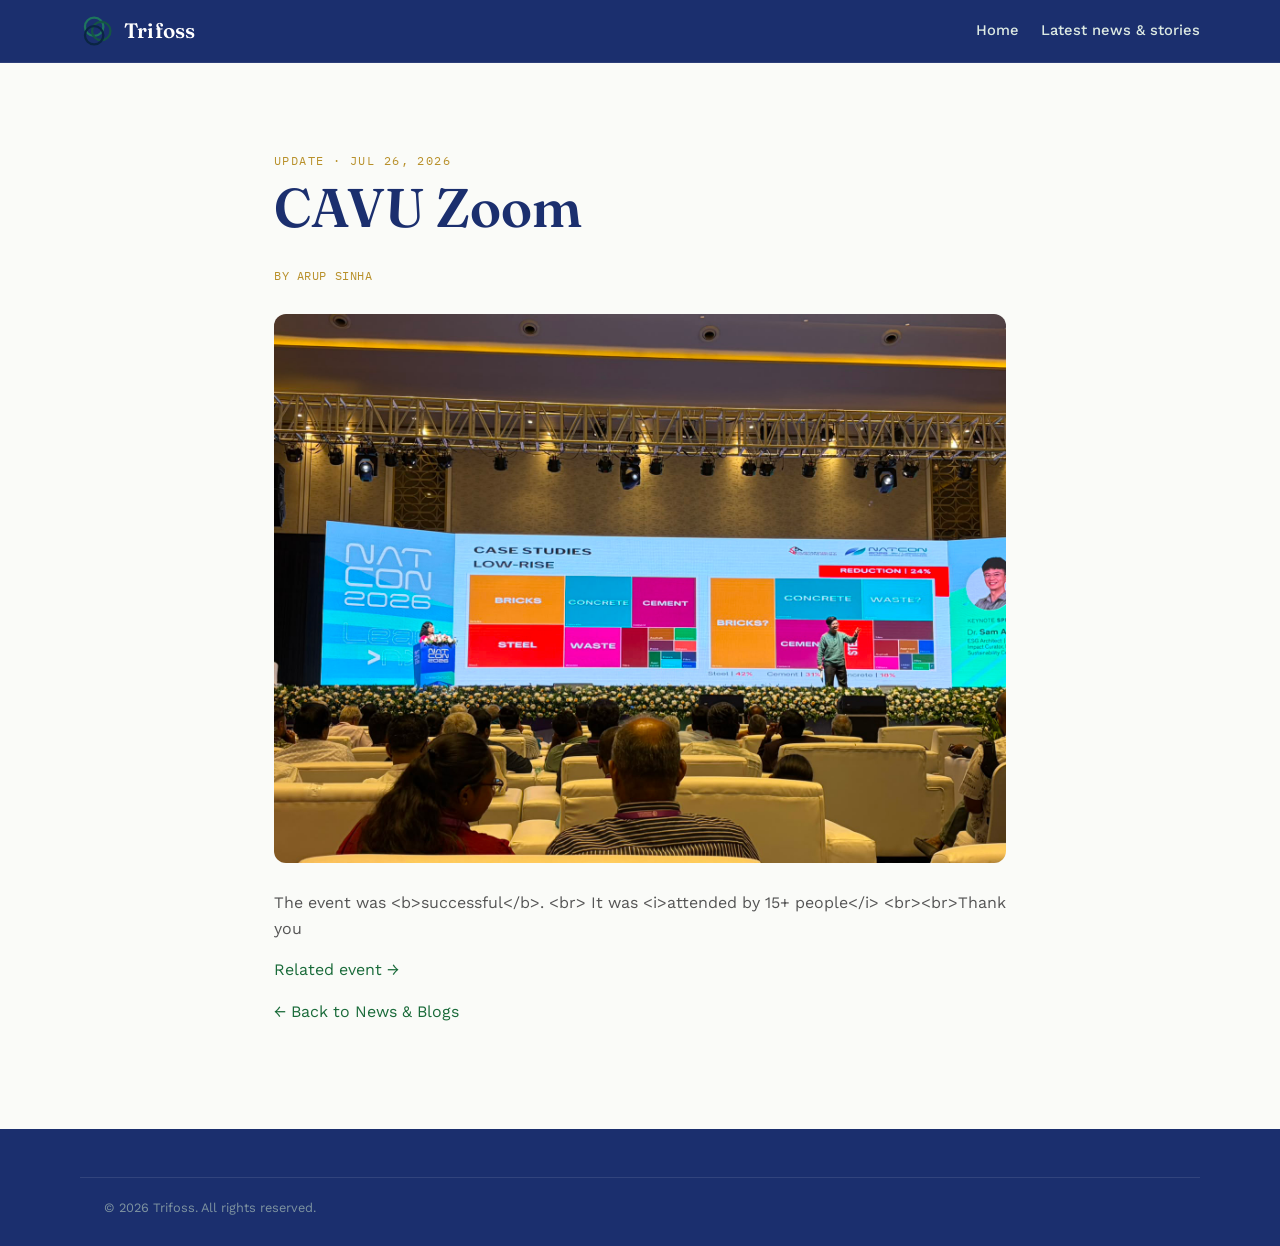
<file: news/2026-07-26-cavu-zoom.html>
<!DOCTYPE html>
<html lang="en">
<head>
<meta charset="UTF-8">
<meta name="viewport" content="width=device-width, initial-scale=1.0">
<title>CAVU Zoom — Trifoss</title>
<meta name="description" content="The event was &lt;b&gt;successful&lt;/b&gt;. &lt;br&gt; It was &lt;i&gt;attended by 15+ people&lt;/i&gt; &lt;br&gt;&lt;br&gt;Thank you">
<meta property="og:title" content="CAVU Zoom">
<meta property="og:description" content="The event was &lt;b&gt;successful&lt;/b&gt;. &lt;br&gt; It was &lt;i&gt;attended by 15+ people&lt;/i&gt; &lt;br&gt;&lt;br&gt;Thank you">
<meta property="og:type" content="article">
<meta property="og:image" content="https://inbuckstopshere.github.io/trifoss-website/assets/images/news/2026-07-26-cavu-zoom.jpg">
<link rel="icon" type="image/svg+xml" href="../assets/images/favicon.svg">
<link rel="preconnect" href="https://fonts.googleapis.com">
<link rel="preconnect" href="https://fonts.gstatic.com" crossorigin>
<link href="https://fonts.googleapis.com/css2?family=Fraunces:wght@400;600;700&family=Work+Sans:wght@400;500;600;700&family=IBM+Plex+Mono:wght@400;500&display=swap" rel="stylesheet">
<link rel="stylesheet" href="../assets/css/styles.css">
</head>
<body>
<header class="site-header">
  <div class="wrap nav-inner">
    <a class="brand" href="../index.html">
      <img src="../assets/images/logo.svg" alt="Trifoss emblem">
      <span>Trifoss</span>
    </a>
    <nav class="primary-nav" aria-label="Primary">
      <a href="../index.html">Home</a>
      <a href="../index.html#news">Latest news &amp; stories</a>
    </nav>
  </div>
</header>
<main>
  <section>
    <div class="wrap" style="max-width: 780px;">
      <span class="eyebrow">Update · Jul 26, 2026</span>
      <h1>CAVU Zoom</h1>
      <p class="tile-meta">By Arup Sinha</p>
      <img src="../assets/images/news/2026-07-26-cavu-zoom.jpg" alt="CAVU Zoom" style="width:100%;border-radius:12px;margin:20px 0;">
      <p>The event was &lt;b&gt;successful&lt;/b&gt;. &lt;br&gt; It was &lt;i&gt;attended by 15+ people&lt;/i&gt; &lt;br&gt;&lt;br&gt;Thank you</p>
      <p><a href="https://inbuckstopshere.github.io/trifoss-website/events/2026-07-26-cavu-webinar.html">Related event &rarr;</a></p>
      <p><a href="../index.html#news">&larr; Back to News &amp; Blogs</a></p>
    </div>
  </section>
</main>
<footer class="site-footer">
  <div class="wrap footer-bottom">
    &copy; <span id="year"></span> Trifoss. All rights reserved.
  </div>
</footer>
<script>document.getElementById('year').textContent = new Date().getFullYear();</script>
</body>
</html>
</file>
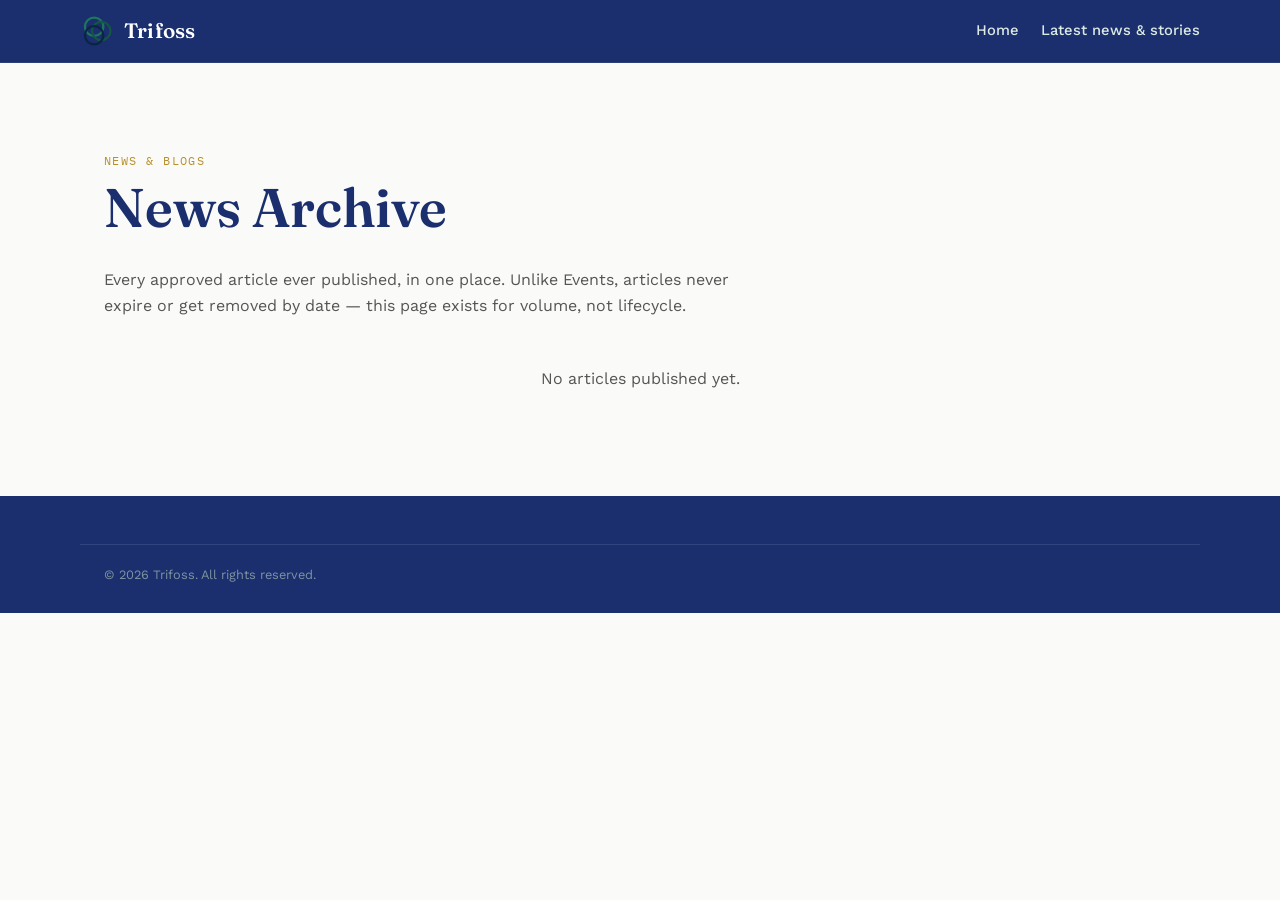
<file: news/archive.html>
<!DOCTYPE html>
<html lang="en">
<head>
<meta charset="UTF-8">
<meta name="viewport" content="width=device-width, initial-scale=1.0">
<title>News Archive — Trifoss</title>
<meta name="description" content="Every approved article ever published, in one place. Unlike Events, articles never expire or get removed by date — this page exists for volume, not lifecycle.">
<link rel="icon" type="image/svg+xml" href="../assets/images/favicon.svg">
<link rel="preconnect" href="https://fonts.googleapis.com">
<link rel="preconnect" href="https://fonts.gstatic.com" crossorigin>
<link href="https://fonts.googleapis.com/css2?family=Fraunces:wght@400;600;700&family=Work+Sans:wght@400;500;600;700&family=IBM+Plex+Mono:wght@400;500&display=swap" rel="stylesheet">
<link rel="stylesheet" href="../assets/css/styles.css">
</head>
<body>

<header class="site-header">
  <div class="wrap nav-inner">
    <a class="brand" href="../index.html">
      <img src="../assets/images/logo.svg" alt="Trifoss emblem">
      <span>Trifoss</span>
    </a>
    <nav class="primary-nav" aria-label="Primary">
      <a href="../index.html">Home</a>
      <a href="../index.html#news">Latest news &amp; stories</a>
    </nav>
  </div>
</header>

<main>
  <section>
    <div class="wrap">
      <div class="section-head">
        <span class="eyebrow">News &amp; Blogs</span>
        <h1>News Archive</h1>
        <p>Every approved article ever published, in one place. Unlike Events, articles never expire or get removed by date — this page exists for volume, not lifecycle.</p>
      </div>

      <div class="card-grid">
        <p style="grid-column: 1 / -1; text-align: center; color: var(--ink-soft);">No articles published yet.</p>
      </div>
    </div>
  </section>
</main>

<footer class="site-footer">
  <div class="wrap footer-bottom">
    &copy; <span id="year"></span> Trifoss. All rights reserved.
  </div>
</footer>
<script>document.getElementById('year').textContent = new Date().getFullYear();</script>
</body>
</html>
</file>
<file: assets/css/styles.css>
/* =========================================================
   TRIFOSS — DESIGN TOKENS
   Palette: navy / green / gold, adopted from sample_website.html.
   Display face: Fraunces (serif, used with restraint)
   Body face: Work Sans
   Utility/meta face: IBM Plex Mono (dates, categories, labels)
   ========================================================= */

:root {
  /* Color — from sample_website.html's palette */
  --navy-deep: #1B2F6E;      /* sample --navy */
  --navy-mid: #16234F;       /* sample's darker hero-gradient navy stop */
  --navy-line: #3A4F8C;      /* lighter tint of navy, for borders/lines on dark backgrounds */
  --sea-green: #1A6B3A;      /* sample --green */
  --sea-green-bright: #2E8B57; /* lighter tint, for hover/bright accents */
  --sea-green-deep: #123F22; /* sample's darker hero-gradient green stop */
  --gold: #B8902A;           /* sample --gold — primary accent (CTAs, meta labels) */
  --gold-light: #D4A843;     /* sample --gold-lt — hover state for gold */
  --mist: #F0F4EE;           /* sample --sage */
  --paper: #FAFBF8;          /* sample --off-wh */
  --ink: #1C1C1C;            /* sample --text */
  --ink-soft: #555555;       /* sample --muted */
  --line: #E5E8E0;           /* sample's card border color */

  /* Type */
  --font-display: "Fraunces", Georgia, serif;
  --font-body: "Work Sans", -apple-system, BlinkMacSystemFont, "Segoe UI", sans-serif;
  --font-mono: "IBM Plex Mono", ui-monospace, Menlo, monospace;

  /* Layout */
  --max-width: 1120px;
  --radius: 12px;
  --radius-sm: 8px;
  --gap: 24px;
}

* { box-sizing: border-box; }
html { scroll-behavior: smooth; }
@media (prefers-reduced-motion: reduce) {
  html { scroll-behavior: auto; }
  * { animation: none !important; transition: none !important; }
}

body {
  margin: 0;
  font-family: var(--font-body);
  color: var(--ink);
  background: var(--paper);
  line-height: 1.6;
  font-size: 16px;
}

h1, h2, h3 {
  font-family: var(--font-display);
  font-weight: 600;
  line-height: 1.15;
  margin: 0 0 0.5em;
  color: var(--navy-deep);
}

h1 { font-size: clamp(2.2rem, 5vw, 3.4rem); }
h2 { font-size: clamp(1.6rem, 3.2vw, 2.3rem); }
h3 { font-size: 1.2rem; }

p { margin: 0 0 1em; color: var(--ink-soft); }

a { color: var(--sea-green); text-decoration: none; }

/* Rendered Markdown content (Event/News body — see scripts/build.js renderMarkdown) */
main blockquote {
  border-left: 3px solid var(--gold);
  margin: 20px 0;
  padding: 4px 20px;
  color: var(--ink-soft);
  font-style: italic;
}
main code {
  background: var(--mist);
  padding: 2px 6px;
  border-radius: 4px;
  font-family: var(--font-mono);
  font-size: 0.9em;
}
main ul, main ol { margin: 0 0 1em; padding-left: 1.4em; }
main li { margin-bottom: 0.4em; }
a:hover { text-decoration: underline; }

a:focus-visible,
button:focus-visible,
input:focus-visible,
textarea:focus-visible {
  outline: 3px solid var(--sea-green-bright);
  outline-offset: 2px;
}

.wrap {
  max-width: var(--max-width);
  margin: 0 auto;
  padding: 0 24px;
}

.eyebrow {
  font-family: var(--font-mono);
  font-size: 0.75rem;
  letter-spacing: 0.12em;
  text-transform: uppercase;
  color: var(--gold);
  display: block;
  margin-bottom: 0.6em;
}

section { padding: 88px 0; }
section.tone-mist { background: var(--mist); }
section.tone-navy { background: var(--navy-deep); color: var(--mist); }
section.tone-navy h2, section.tone-navy h3 { color: #FFFFFF; }
section.tone-navy p { color: #C7D6E0; }

.section-head { max-width: 640px; margin-bottom: 48px; }

/* Buttons */
.btn {
  display: inline-flex;
  align-items: center;
  gap: 8px;
  padding: 13px 26px;
  border-radius: 999px;
  font-weight: 600;
  font-size: 0.95rem;
  border: 2px solid transparent;
  cursor: pointer;
  transition: transform 0.15s ease, background 0.15s ease;
}
.btn:hover { text-decoration: none; transform: translateY(-1px); }

.btn-primary {
  background: var(--gold);
  color: #FFFFFF;
}
.btn-primary:hover { background: var(--gold-light); }

.btn-ghost {
  background: transparent;
  border-color: rgba(255,255,255,0.5);
  color: inherit;
}
.btn-ghost:hover { background: rgba(255,255,255,0.12); }

.btn-outline-dark {
  background: transparent;
  border-color: var(--navy-mid);
  color: var(--navy-deep);
}
.btn-outline-dark:hover { background: var(--navy-deep); color: #fff; }

/* =========================
   HEADER / NAV
   ========================= */
header.site-header {
  position: sticky;
  top: 0;
  z-index: 50;
  background: var(--navy-deep);
  border-bottom: 1px solid rgba(255,255,255,0.08);
}

.nav-inner {
  display: flex;
  align-items: center;
  justify-content: space-between;
  padding: 14px 0;
}

.brand {
  display: flex;
  align-items: center;
  gap: 10px;
  color: #fff;
}
.brand img { width: 34px; height: 34px; display: block; }
.brand span {
  font-family: var(--font-display);
  font-size: 1.3rem;
  font-weight: 600;
  letter-spacing: 0.01em;
}

nav.primary-nav {
  display: flex;
  align-items: center;
  gap: 22px;
}
nav.primary-nav a {
  color: #DCE9E2;
  font-size: 0.92rem;
  font-weight: 500;
}
nav.primary-nav a:hover { color: #fff; }

.nav-ctas { display: flex; gap: 10px; align-items: center; }

.nav-toggle {
  display: none;
  background: none;
  border: none;
  color: #fff;
  font-size: 1.6rem;
  cursor: pointer;
}

@media (max-width: 880px) {
  nav.primary-nav {
    position: absolute;
    top: 100%;
    left: 0;
    right: 0;
    background: var(--navy-mid);
    flex-direction: column;
    align-items: flex-start;
    padding: 18px 24px;
    gap: 14px;
    display: none;
  }
  nav.primary-nav.open { display: flex; }
  .nav-toggle { display: block; }
  .nav-ctas .btn-ghost { display: none; }
}

/* =========================
   HERO
   ========================= */
.hero {
  position: relative;
  background: linear-gradient(160deg, var(--navy-deep) 0%, var(--navy-mid) 55%, var(--sea-green-deep) 100%);
  color: #fff;
  overflow: hidden;
  padding: 110px 0 96px;
}

.hero-emblem {
  position: absolute;
  right: -80px;
  top: 50%;
  transform: translateY(-50%);
  width: 520px;
  height: 520px;
  opacity: 0.16;
  pointer-events: none;
}

.hero-inner { position: relative; max-width: 640px; }
.hero h1 { color: #fff; }
.hero p.lede {
  font-size: 1.15rem;
  color: #CBDCE6;
  max-width: 540px;
}
.hero-ctas { display: flex; gap: 14px; margin-top: 28px; flex-wrap: wrap; }

/* =========================
   VISION / MISSION SPLIT
   ========================= */
.split-cards {
  display: grid;
  grid-template-columns: 1fr 1fr;
  gap: var(--gap);
}
@media (max-width: 720px) { .split-cards { grid-template-columns: 1fr; } }

.card {
  background: var(--paper);
  border: 1px solid var(--line);
  border-radius: var(--radius);
  padding: 32px;
}
section.tone-mist .card { background: #fff; }

.card-mark {
  width: 40px; height: 40px;
  border-radius: 50%;
  border: 2.4px solid var(--gold);
  margin-bottom: 18px;
}
/* Vision/Mission two-tone accent, matching sample_website.html's gold/green card pair */
.split-cards .card:nth-child(2) .card-mark { border-color: var(--sea-green); }

/* =========================
   BENEFITS GRID
   ========================= */
.benefits-grid {
  display: grid;
  grid-template-columns: repeat(3, 1fr);
  gap: var(--gap);
}
@media (max-width: 880px) { .benefits-grid { grid-template-columns: repeat(2, 1fr); } }
@media (max-width: 560px) { .benefits-grid { grid-template-columns: 1fr; } }

.benefit-item {
  padding: 26px;
  border-radius: var(--radius);
  background: #fff;
  border: 1px solid var(--line);
}
.benefit-item h3 { margin-bottom: 8px; font-size: 1.05rem; }
.benefit-item p { margin: 0; font-size: 0.95rem; }

/* =========================
   JOIN BANNER
   ========================= */
.join-banner {
  background: var(--sea-green-deep);
  color: #fff;
  border-radius: var(--radius);
  padding: 48px;
  display: flex;
  align-items: center;
  justify-content: space-between;
  gap: 24px;
  flex-wrap: wrap;
}
.join-banner h2 { color: #fff; margin-bottom: 6px; }
.join-banner p { color: #D7ECE2; margin: 0; }
.join-banner .btn-primary { background: #fff; color: var(--sea-green-deep); }
.join-banner .btn-primary:hover { background: var(--mist); }

/* =========================
   CARD GRID (Events / News / Leadership / Gallery)
   ========================= */
.card-grid {
  display: grid;
  grid-template-columns: repeat(3, 1fr);
  gap: var(--gap);
}
@media (max-width: 880px) { .card-grid { grid-template-columns: repeat(2, 1fr); } }
@media (max-width: 560px) { .card-grid { grid-template-columns: 1fr; } }

.tile {
  border-radius: var(--radius);
  overflow: hidden;
  background: #fff;
  border: 1px solid var(--line);
  display: flex;
  flex-direction: column;
}
.tile-image {
  aspect-ratio: 4 / 3;
  background: linear-gradient(135deg, var(--navy-mid), var(--sea-green));
  display: flex;
  align-items: center;
  justify-content: center;
  color: rgba(255,255,255,0.75);
  font-family: var(--font-mono);
  font-size: 0.72rem;
  letter-spacing: 0.06em;
  text-transform: uppercase;
  text-align: center;
  padding: 12px;
}
.tile-body { padding: 20px; }
.tile-meta {
  font-family: var(--font-mono);
  font-size: 0.72rem;
  color: var(--gold);
  letter-spacing: 0.05em;
  text-transform: uppercase;
  margin-bottom: 8px;
  display: block;
}
.tile-body h3 { margin-bottom: 8px; }
.tile-body p { font-size: 0.93rem; margin-bottom: 12px; }

.section-footer-link { margin-top: 36px; }

/* Leadership */
.people-grid {
  display: grid;
  grid-template-columns: repeat(4, 1fr);
  gap: var(--gap);
}
@media (max-width: 880px) { .people-grid { grid-template-columns: repeat(2, 1fr); } }
@media (max-width: 480px) { .people-grid { grid-template-columns: 1fr; } }

.person-photo {
  aspect-ratio: 1;
  border-radius: 50%;
  background: linear-gradient(135deg, var(--navy-mid), var(--sea-green));
  margin-bottom: 14px;
  display: flex;
  align-items: center;
  justify-content: center;
  color: rgba(255,255,255,0.8);
  font-family: var(--font-mono);
  font-size: 0.65rem;
  text-transform: uppercase;
  letter-spacing: 0.05em;
  text-align: center;
  padding: 8px;
}
.person h3 { font-size: 1rem; margin-bottom: 2px; }
.person .role {
  font-family: var(--font-mono);
  font-size: 0.78rem;
  color: var(--gold);
  display: block;
  margin-bottom: 8px;
}
.person p { font-size: 0.9rem; margin: 0; }

/* Resources */
.resource-list { list-style: none; padding: 0; margin: 0; display: grid; gap: 14px; }
.resource-list li {
  display: flex;
  align-items: center;
  justify-content: space-between;
  padding: 18px 22px;
  border: 1px solid var(--line);
  border-radius: var(--radius-sm);
  background: #fff;
}
.resource-list .r-title { font-weight: 600; color: var(--navy-deep); }
.resource-list .r-type {
  font-family: var(--font-mono);
  font-size: 0.72rem;
  color: var(--ink-soft);
  text-transform: uppercase;
}

/* Newsletter */
.newsletter-box {
  background: var(--mist);
  border-radius: var(--radius);
  padding: 40px;
  display: flex;
  align-items: center;
  gap: 28px;
  flex-wrap: wrap;
  justify-content: space-between;
}
.newsletter-box .copy { max-width: 420px; }
.newsletter-box h2 { font-size: 1.4rem; margin-bottom: 6px; }

/* Donate */
.donate-grid {
  display: grid;
  grid-template-columns: 1fr 1fr;
  gap: var(--gap);
}
@media (max-width: 720px) { .donate-grid { grid-template-columns: 1fr; } }

.donate-card {
  border-radius: var(--radius);
  padding: 32px;
  border: 1px solid rgba(255,255,255,0.18);
  background: rgba(255,255,255,0.04);
}
.donate-card h3 { color: #fff; }
.donate-card p { color: #C7D6E0; font-size: 0.93rem; }

/* Gallery */
.gallery-grid {
  display: grid;
  grid-template-columns: repeat(4, 1fr);
  gap: 14px;
}
@media (max-width: 720px) { .gallery-grid { grid-template-columns: repeat(2, 1fr); } }
.gallery-tile {
  aspect-ratio: 1;
  border-radius: var(--radius-sm);
  background: linear-gradient(135deg, var(--navy-mid), var(--sea-green));
  display: flex;
  align-items: center;
  justify-content: center;
  color: rgba(255,255,255,0.7);
  font-family: var(--font-mono);
  font-size: 0.62rem;
  text-transform: uppercase;
  text-align: center;
  padding: 6px;
}

/* Contact */
.contact-grid {
  display: grid;
  grid-template-columns: 1.1fr 0.9fr;
  gap: 40px;
}
@media (max-width: 780px) { .contact-grid { grid-template-columns: 1fr; } }

.contact-list { list-style: none; padding: 0; margin: 0; display: grid; gap: 16px; }
.contact-list li { display: flex; gap: 12px; align-items: baseline; }
.contact-list .label {
  font-family: var(--font-mono);
  font-size: 0.72rem;
  text-transform: uppercase;
  color: var(--gold);
  min-width: 90px;
}

.social-row { display: flex; gap: 12px; margin-top: 20px; }
.social-row a {
  width: 38px; height: 38px;
  border-radius: 50%;
  border: 1.5px solid var(--line);
  display: flex; align-items: center; justify-content: center;
  color: var(--navy-deep);
  font-size: 0.85rem;
  font-family: var(--font-mono);
}
.social-row a:hover { background: var(--navy-deep); color: #fff; text-decoration: none; }

/* =========================
   FOOTER
   ========================= */
footer.site-footer {
  background: var(--navy-deep);
  color: #B9CBD6;
  padding: 48px 0 28px;
  font-size: 0.9rem;
}
.footer-grid {
  display: flex;
  justify-content: space-between;
  flex-wrap: wrap;
  gap: 24px;
  margin-bottom: 28px;
}
footer.site-footer a { color: #DCE9E2; }
.footer-links { display: flex; gap: 20px; flex-wrap: wrap; }
.footer-bottom {
  border-top: 1px solid rgba(255,255,255,0.1);
  padding-top: 20px;
  font-size: 0.8rem;
  color: #7E93A0;
}

/* Gallery photos + lightbox */
.gallery-tile[style*="background-image"] { color: transparent; }
.lightbox-overlay {
  display: none;
  position: fixed;
  inset: 0;
  background: rgba(10, 15, 30, 0.88);
  z-index: 200;
  align-items: center;
  justify-content: center;
  padding: 24px;
}
.lightbox-overlay.open { display: flex; }
.lightbox-box {
  position: relative;
  max-width: 720px;
  width: 100%;
  background: var(--paper);
  border-radius: var(--radius);
  padding: 20px;
  text-align: center;
}
.lightbox-box img { width: 100%; border-radius: var(--radius-sm); display: block; }
.lightbox-caption { margin: 14px 0 6px; font-weight: 600; color: var(--navy-deep); }
.lightbox-link { font-family: var(--font-mono); font-size: 0.8rem; }
.lightbox-close {
  position: absolute;
  top: -14px; right: -14px;
  width: 34px; height: 34px;
  border-radius: 50%;
  border: none;
  background: var(--navy-deep);
  color: #fff;
  font-size: 1.2rem;
  cursor: pointer;
}

/* Placeholder banner shown on the page itself so editors can spot it easily */
.build-note {
  background: #FFF6DA;
  border-bottom: 1px solid #E9D89A;
  color: #6B5A1E;
  font-family: var(--font-mono);
  font-size: 0.78rem;
  text-align: center;
  padding: 8px 12px;
}
</file>
